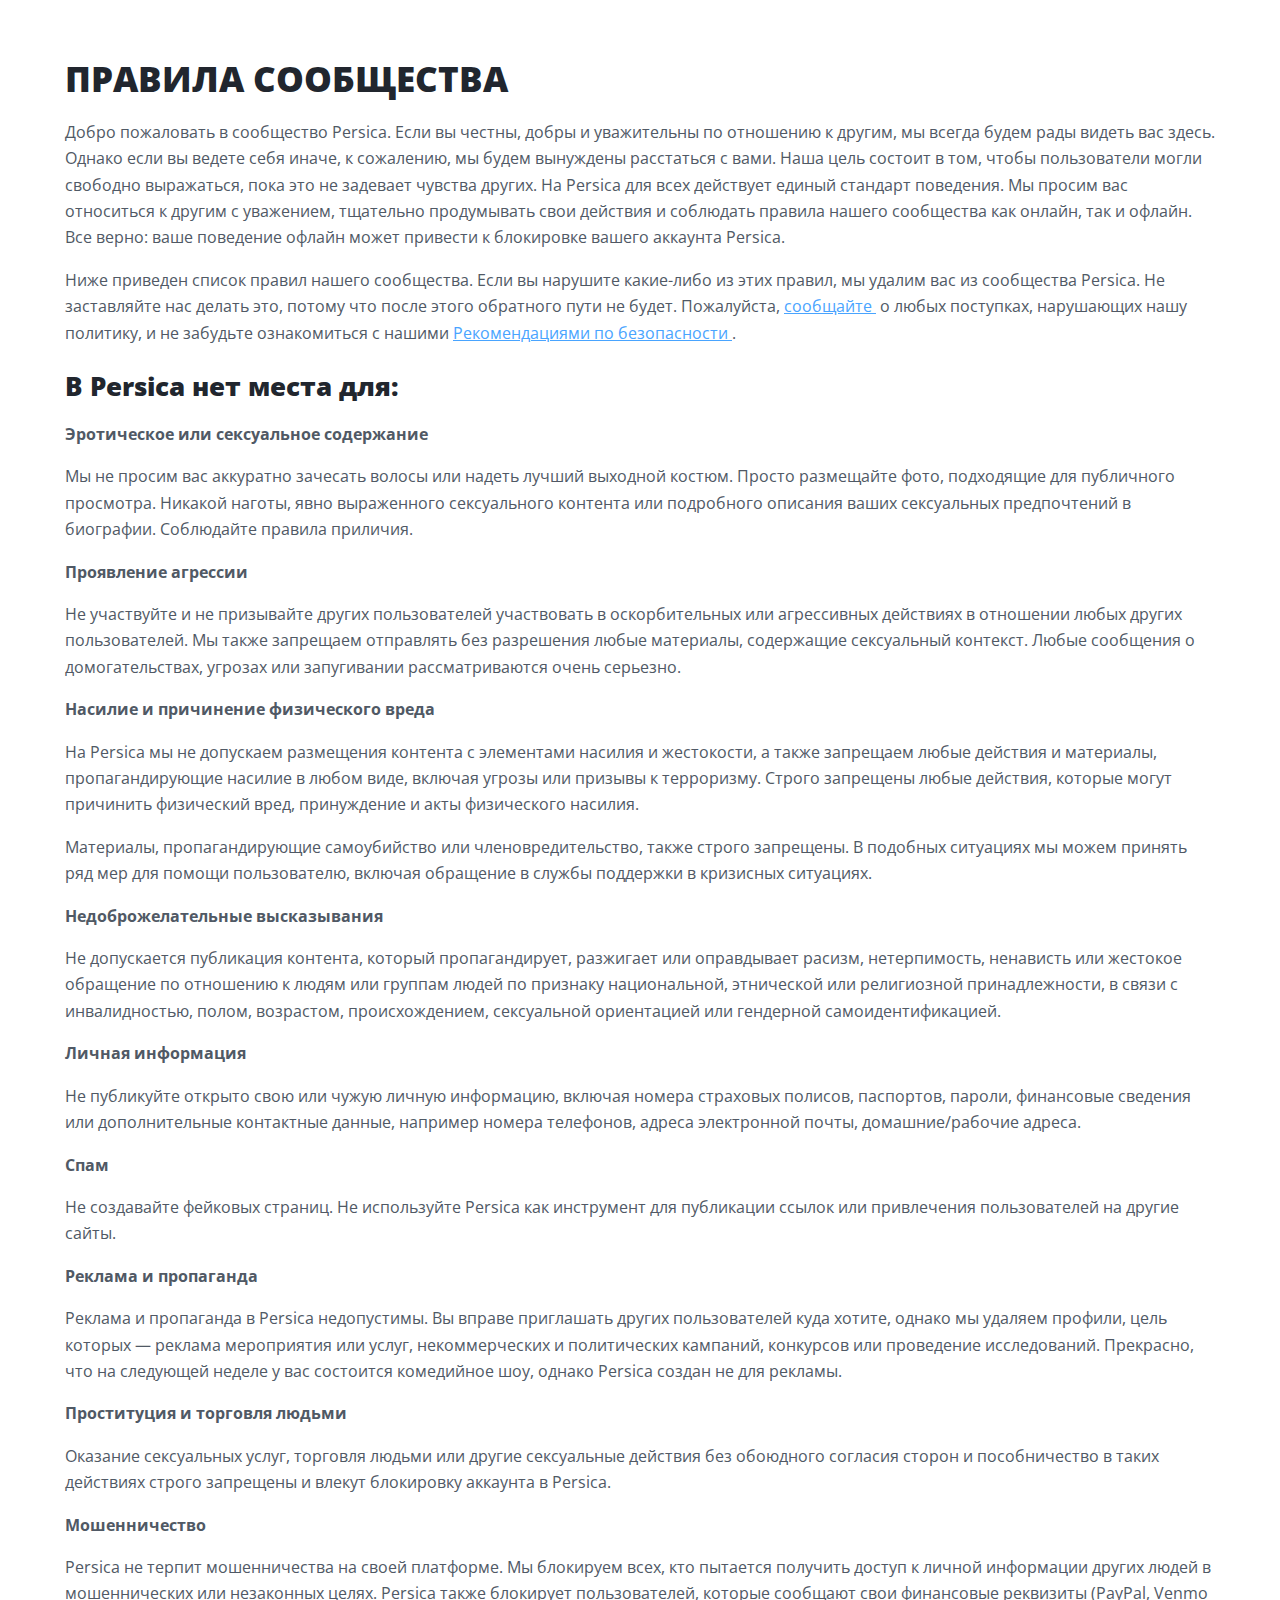
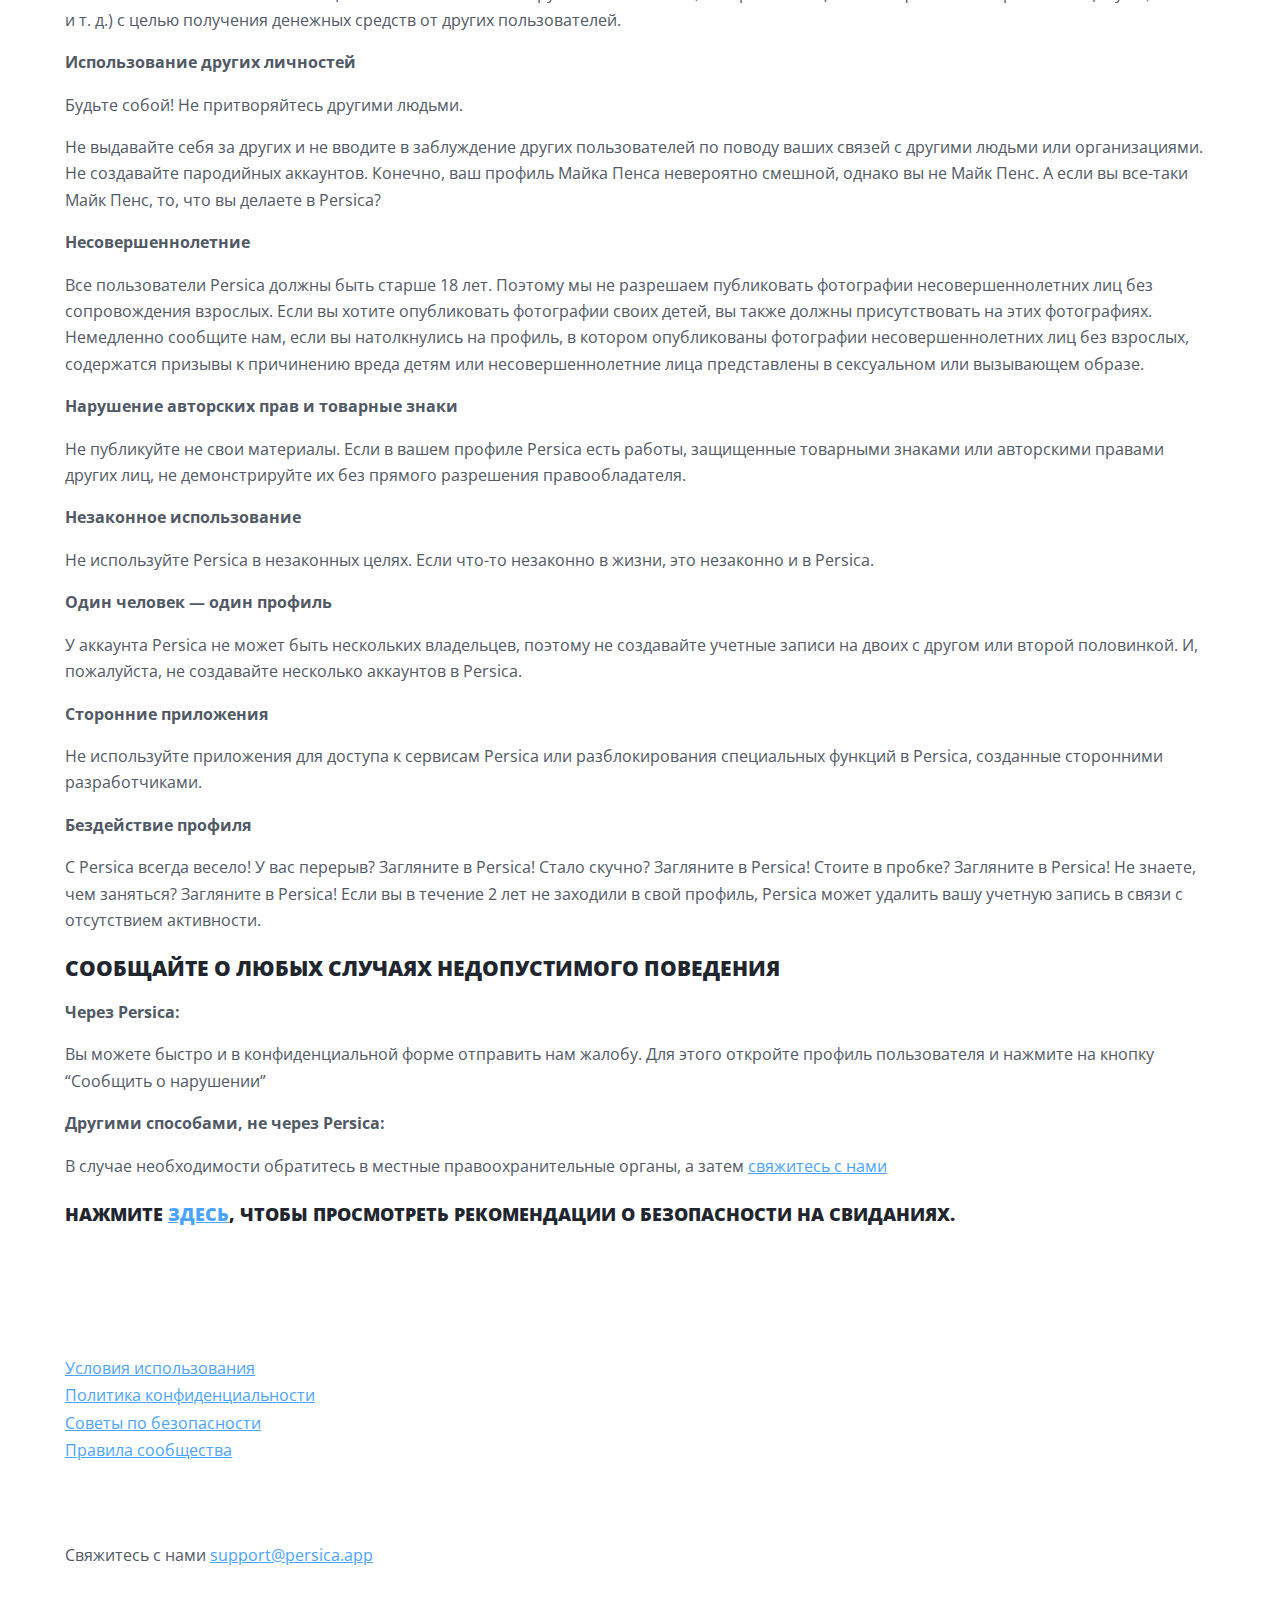
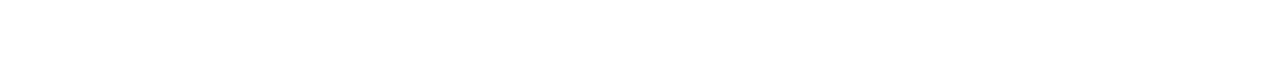
<file: public/community-guidelines.html>
<!DOCTYPE html>

<html>
<head>
    <meta charset="utf-8">
    <meta name="viewport" content="width=device-width, initial-scale=1">
    <title>ПРАВИЛА СООБЩЕСТВА | Persica</title>
    <link rel="icon" type="image/png" href="favicon/favicon.ico"/>
    <link rel="preconnect" href="https://fonts.googleapis.com">
    <link rel="preconnect" href="https://fonts.gstatic.com" crossorigin>
    <link href="https://fonts.googleapis.com/css2?family=Open+Sans:wght@400;500;600;700;800&display=swap" rel="stylesheet">
    <link rel="stylesheet" href="css/normalize.css">
    <link rel="stylesheet" href="css/main.css">
</head>
<body>


<main class="main-container">

    <div class="content">
        <h1>ПРАВИЛА СООБЩЕСТВА</h1>

        <p>Добро пожаловать в сообщество Persica. Если вы честны, добры и уважительны по отношению к другим, мы всегда будем рады
            видеть вас здесь. Однако если вы ведете себя иначе, к сожалению, мы будем вынуждены расстаться с вами. Наша цель
            состоит в том, чтобы пользователи могли свободно выражаться, пока это не задевает чувства других. На Persica для всех
            действует единый стандарт поведения. Мы просим вас относиться к другим с уважением, тщательно продумывать свои
            действия и соблюдать правила нашего сообщества как онлайн, так и офлайн. Все верно: ваше поведение офлайн может
            привести к блокировке вашего аккаунта Persica.</p>
        <p>Ниже приведен список правил нашего сообщества. Если вы нарушите какие-либо из этих правил, мы удалим вас из сообщества
            Persica. Не заставляйте нас делать это, потому что после этого обратного пути не будет. Пожалуйста, <a
                    href="mailto:support@persica.app"> сообщайте </a> &nbsp;о любых поступках, нарушающих нашу политику, и не
            забудьте ознакомиться с нашими <a href="https://persica.app/safety.html"> Рекомендациями по безопасности </a> .</p>
        <h2> В Persica нет места для: </h2>
        <p><strong> Эротическое или сексуальное содержание </strong></p>
        <p>Мы не просим вас аккуратно зачесать волосы или надеть лучший выходной костюм. Просто размещайте фото, подходящие для
            публичного просмотра. Никакой наготы, явно выраженного сексуального контента или подробного описания ваших сексуальных
            предпочтений в биографии. Соблюдайте правила приличия.</p>
        <p><strong> Проявление агрессии </strong></p>
        <p>Не участвуйте и не призывайте других пользователей участвовать в оскорбительных или агрессивных действиях в отношении
            любых других пользователей. Мы также запрещаем отправлять без разрешения любые материалы, содержащие сексуальный
            контекст. Любые сообщения о домогательствах, угрозах или запугивании рассматриваются очень серьезно.</p>
        <p><strong> Насилие и причинение физического вреда </strong></p>
        <p>На Persica мы не допускаем размещения контента с элементами насилия и жестокости, а также запрещаем любые действия и
            материалы, пропагандирующие насилие в любом виде, включая угрозы или призывы к терроризму. Строго запрещены любые
            действия, которые могут причинить физический вред, принуждение и акты физического насилия.</p>
        <p>Материалы, пропагандирующие самоубийство или членовредительство, также строго запрещены. В подобных ситуациях мы можем
            принять ряд мер для помощи пользователю, включая обращение в службы поддержки в кризисных ситуациях.</p>
        <p><strong> Недоброжелательные высказывания </strong></p>
        <p>Не допускается публикация контента, который пропагандирует, разжигает или оправдывает расизм, нетерпимость, ненависть
            или жестокое обращение по отношению к людям или группам людей по признаку национальной, этнической или религиозной
            принадлежности, в связи с инвалидностью, полом, возрастом, происхождением, сексуальной ориентацией или гендерной
            самоидентификацией.</p>
        <p><strong> Личная информация </strong></p>
        <p>Не публикуйте открыто свою или чужую личную информацию, включая номера страховых полисов, паспортов, пароли, финансовые
            сведения или дополнительные контактные данные, например номера телефонов, адреса электронной почты, домашние/рабочие
            адреса.</p>
        <p><strong> Спам </strong></p>
        <p>Не создавайте фейковых страниц. Не используйте Persica как инструмент для публикации ссылок или привлечения
            пользователей на другие сайты.</p>
        <p><strong> Реклама и пропаганда </strong></p>
        <p>Реклама и пропаганда в Persica недопустимы. Вы вправе приглашать других пользователей куда хотите, однако мы удаляем
            профили, цель которых &mdash; реклама мероприятия или услуг, некоммерческих и политических кампаний, конкурсов или
            проведение исследований. Прекрасно, что на следующей неделе у вас состоится комедийное шоу, однако Persica создан не
            для рекламы.</p>
        <p><strong> Проституция и торговля людьми </strong></p>
        <p>Оказание сексуальных услуг, торговля людьми или другие сексуальные действия без обоюдного согласия сторон и
            пособничество в таких действиях строго запрещены и влекут блокировку аккаунта в Persica.</p>
        <p><strong> Мошенничество </strong></p>
        <p>Persica не терпит мошенничества на своей платформе. Мы блокируем всех, кто пытается получить доступ к личной информации
            других людей в мошеннических или незаконных целях. Persica также блокирует пользователей, которые сообщают свои
            финансовые реквизиты (PayPal, Venmo и т. д.) с целью получения денежных средств от других пользователей.</p>
        <p><strong> Использование других личностей </strong></p>
        <p>Будьте собой! Не притворяйтесь другими людьми.</p>
        <p>Не выдавайте себя за других и не вводите в заблуждение других пользователей по поводу ваших связей с другими людьми или
            организациями. Не создавайте пародийных аккаунтов. Конечно, ваш профиль Майка Пенса невероятно смешной, однако вы не
            Майк Пенс. А если вы все-таки Майк Пенс, то, что вы делаете в Persica?</p>
        <p><strong> Несовершеннолетние </strong></p>
        <p>Все пользователи Persica должны быть старше 18 лет. Поэтому мы не разрешаем публиковать фотографии несовершеннолетних
            лиц без сопровождения взрослых. Если вы хотите опубликовать фотографии своих детей, вы также должны присутствовать на
            этих фотографиях. Немедленно сообщите нам, если вы натолкнулись на профиль, в котором опубликованы фотографии
            несовершеннолетних лиц без взрослых, содержатся призывы к причинению вреда детям или несовершеннолетние лица
            представлены в сексуальном или вызывающем образе.</p>
        <p><strong> Нарушение авторских прав и товарные знаки </strong></p>
        <p>Не публикуйте не свои материалы. Если в вашем профиле Persica есть работы, защищенные товарными знаками или авторскими
            правами других лиц, не демонстрируйте их без прямого разрешения правообладателя.</p>
        <p><strong> Незаконное использование </strong></p>
        <p>Не используйте Persica в незаконных целях. Если что-то незаконно в жизни, это незаконно и в Persica.</p>
        <p><strong> Один человек &mdash; один профиль </strong></p>
        <p>У аккаунта Persica не может быть нескольких владельцев, поэтому не создавайте учетные записи на двоих с другом или
            второй половинкой. И, пожалуйста, не создавайте несколько аккаунтов в Persica.</p>
        <p><strong> Сторонние приложения </strong></p>
        <p>Не используйте приложения для доступа к сервисам Persica или разблокирования специальных функций в Persica, созданные
            сторонними разработчиками.</p>
        <p><strong> Бездействие профиля </strong></p>
        <p>С Persica всегда весело! У вас перерыв? Загляните в Persica! Стало скучно? Загляните в Persica! Стоите в пробке?
            Загляните в Persica! Не знаете, чем заняться? Загляните в Persica! Если вы в течение 2 лет не заходили в свой профиль,
            Persica может удалить вашу учетную запись в связи с отсутствием активности.</p>

        <h3> СООБЩАЙТЕ О ЛЮБЫХ СЛУЧАЯХ НЕДОПУСТИМОГО ПОВЕДЕНИЯ </h3>
        <p><strong> Через Persica: </strong></p>
        <p>Вы можете быстро и в конфиденциальной форме отправить нам жалобу. Для этого откройте профиль пользователя и нажмите на
            кнопку &ldquo;Сообщить о нарушении&rdquo;</p>
        <p><strong> Другими способами, не через Persica: </strong></p>
        <p>В случае необходимости обратитесь в местные правоохранительные органы, а затем <a href="mailto:support@persica.app">
            свяжитесь с нами </a></p>
        <h4> НАЖМИТЕ <a href="https://persica.app/safety.html">ЗДЕСЬ</a>, ЧТОБЫ ПРОСМОТРЕТЬ РЕКОМЕНДАЦИИ О БЕЗОПАСНОСТИ НА
            СВИДАНИЯХ.</h4>

        <div class="footer">
            <div class="footer-nav">
                <div class="nav-link"><a href="https://persica.app/terms.html">Условия использования</a></div>
                <div class="nav-link"><a href="https://persica.app/user-data-policy.html">Политика конфиденциальности</a></div>
                <div class="nav-link"><a href="https://persica.app/safety.html">Советы по безопасности</a></div>
                <div class="nav-link"><a href="https://persica.app/community-guidelines.html">Правила сообщества</a></div>
            </div>

            <div class="footer-nav-contact">
                <p class="footer-nav-title">Свяжитесь с нами
                    <a class="content-us" href="mailto:support@persica.app">support@persica.app</a>
                </p>
            </div>
        </div>
    </div>

</main>


</body>
</html>
</file>
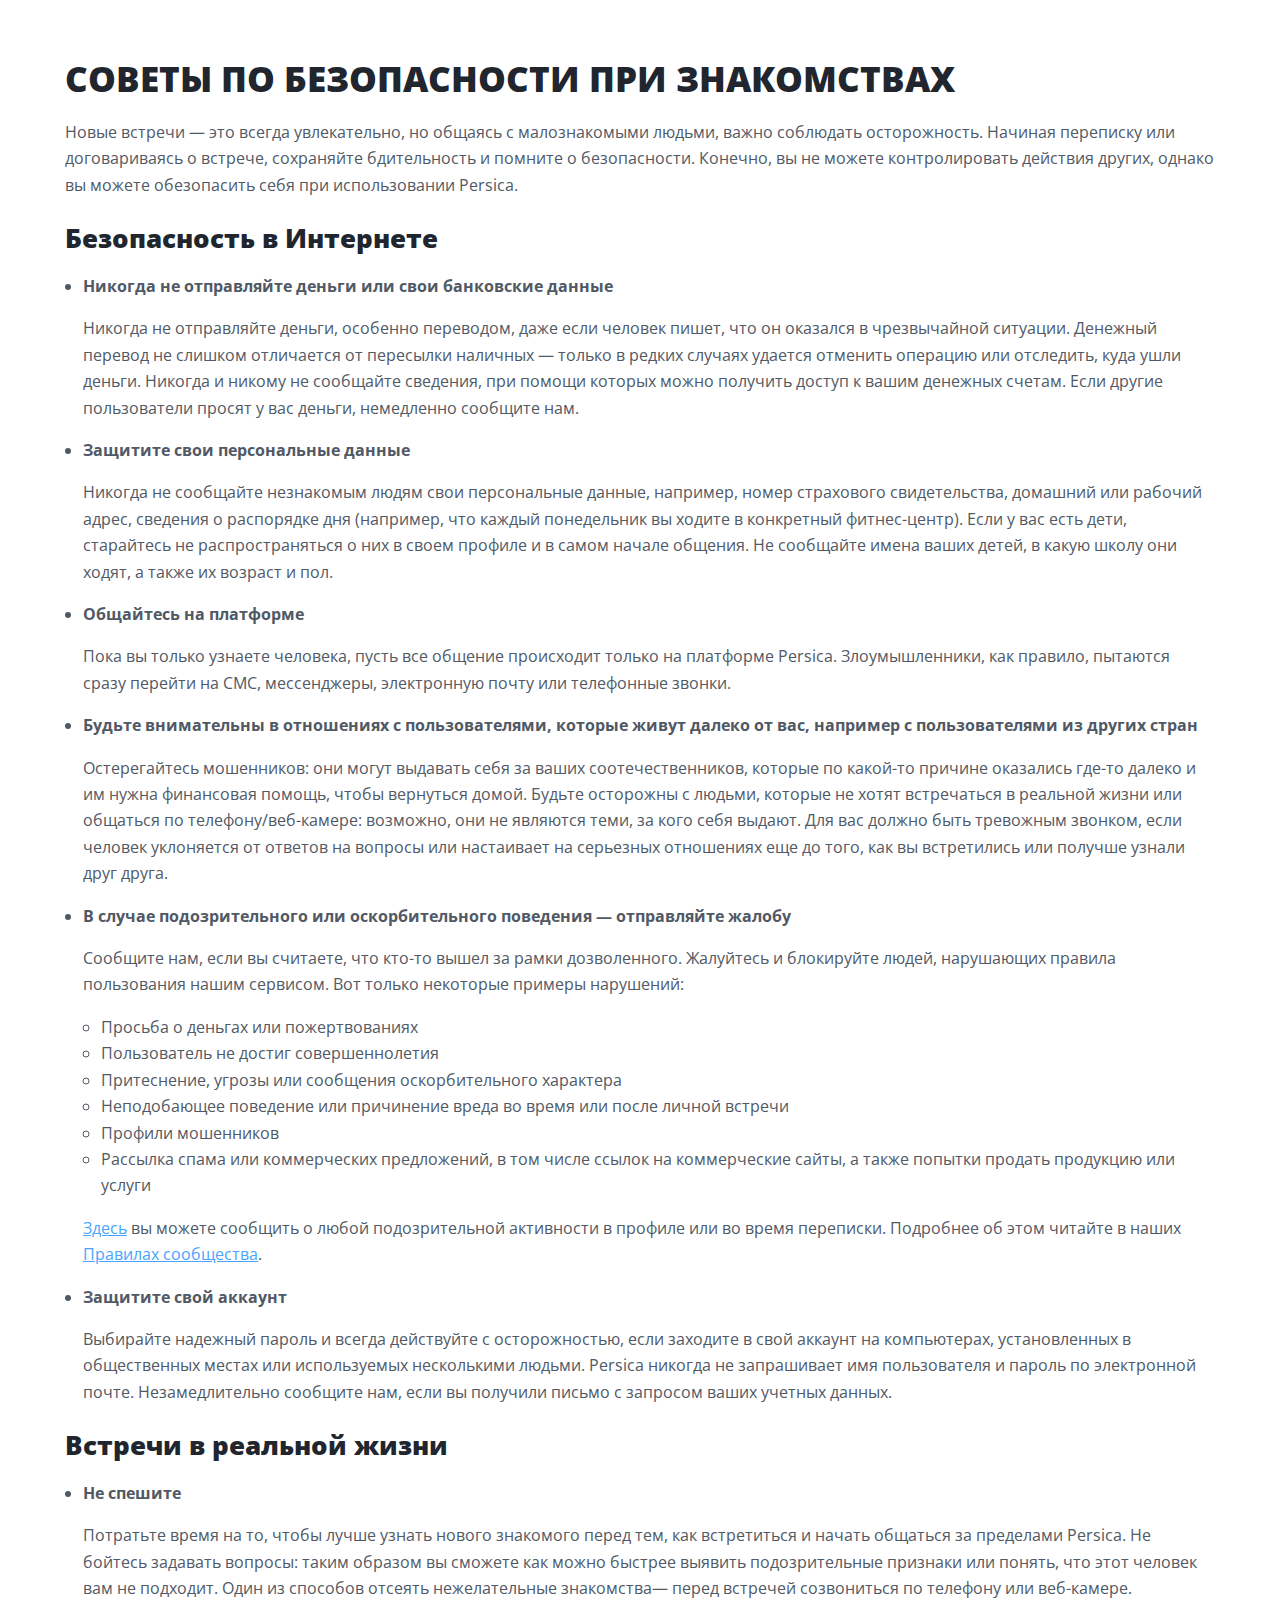
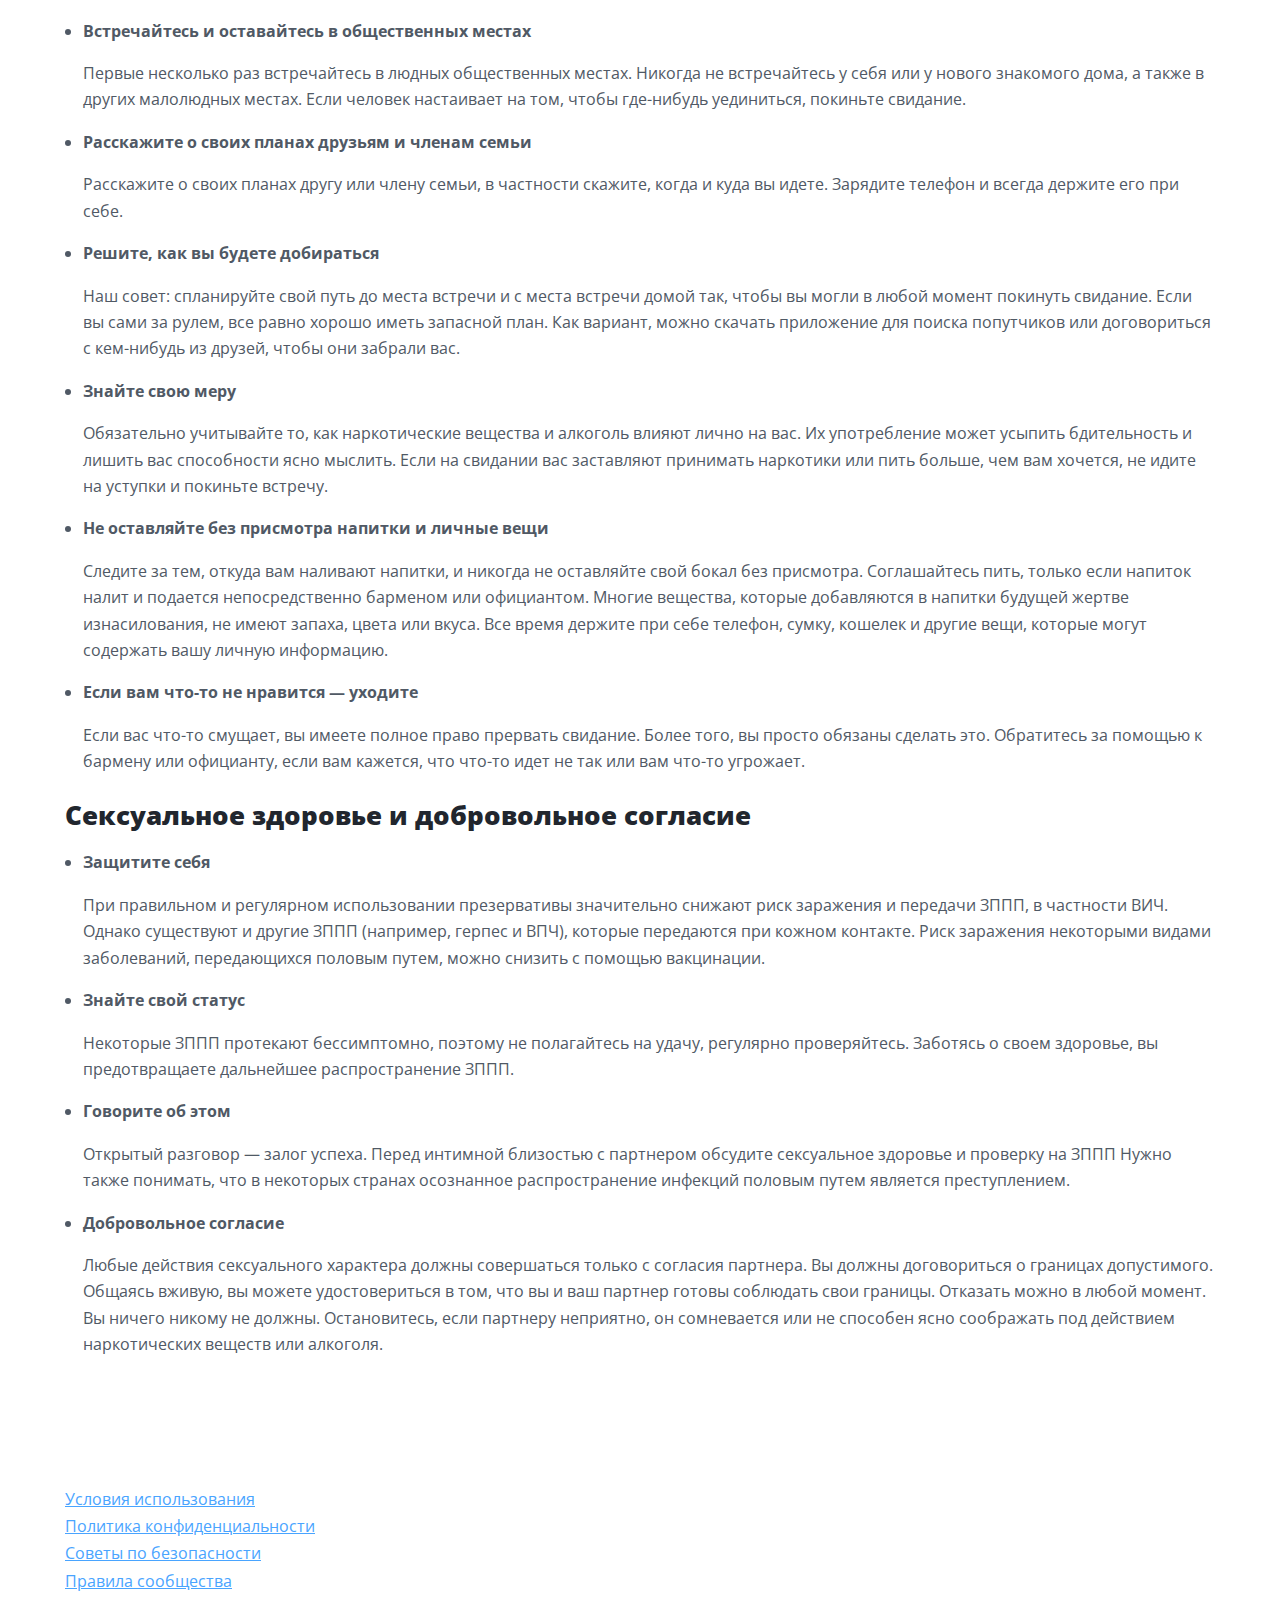
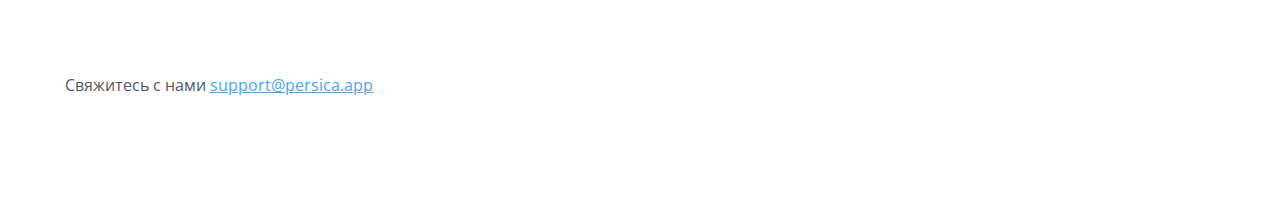
<file: public/safety.html>
<!DOCTYPE html>

<html>
<head>
    <meta charset="utf-8">
    <meta name="viewport" content="width=device-width, initial-scale=1">
    <title>СОВЕТЫ ПО БЕЗОПАСНОСТИ | Persica | Знакомства, Общение & Встречи с Новыми Людьми</title>
    <link rel="icon" type="image/png" href="favicon/favicon.ico"/>
    <link rel="preconnect" href="https://fonts.googleapis.com">
    <link rel="preconnect" href="https://fonts.gstatic.com" crossorigin>
    <link href="https://fonts.googleapis.com/css2?family=Open+Sans:wght@400;500;600;700;800&display=swap" rel="stylesheet">
    <link rel="stylesheet" href="css/normalize.css">
    <link rel="stylesheet" href="css/main.css">
</head>
<body>


<main class="main-container">

    <div class="content">
        <h1>СОВЕТЫ ПО БЕЗОПАСНОСТИ ПРИ ЗНАКОМСТВАХ</h1>


        <p>Новые встречи &mdash; это всегда увлекательно, но общаясь с малознакомыми людьми, важно соблюдать осторожность. Начиная
            переписку или договариваясь о встрече, сохраняйте бдительность и помните о безопасности. Конечно, вы не можете
            контролировать действия других, однако вы можете обезопасить себя при использовании Persica.</p>
        <h2>Безопасность в Интернете</h2>
        <ul>
            <li><strong>Никогда не отправляйте деньги или свои банковские данные</strong>
                <p>Никогда не отправляйте деньги, особенно переводом, даже если человек пишет, что он оказался в чрезвычайной
                    ситуации. Денежный перевод не слишком отличается от пересылки наличных &mdash; только в редких случаях удается
                    отменить операцию или отследить, куда ушли деньги. Никогда и никому не сообщайте сведения, при помощи которых
                    можно получить доступ к вашим денежных счетам. Если другие пользователи просят у вас деньги, немедленно
                    сообщите нам.</p>
            </li>
            <li><strong>Защитите свои персональные данные</strong>
                <p>Никогда не сообщайте незнакомым людям свои персональные данные, например, номер страхового свидетельства,
                    домашний или рабочий адрес, сведения о распорядке дня (например, что каждый понедельник вы ходите в конкретный
                    фитнес-центр). Если у вас есть дети, старайтесь не распространяться о них в своем профиле и в самом начале
                    общения. Не сообщайте имена ваших детей, в какую школу они ходят, а также их возраст и пол.</p></li>
            <li><strong>Общайтесь на платформе</strong>
                <p>Пока вы только узнаете человека, пусть все общение происходит только на платформе Persica. Злоумышленники, как
                    правило,
                    пытаются сразу перейти на СМС, мессенджеры, электронную почту или телефонные звонки.</p></li>
            <li><strong>Будьте внимательны в отношениях с пользователями, которые живут далеко от вас, например с пользователями
                из других стран</strong>
                <p>Остерегайтесь мошенников: они могут выдавать себя за ваших соотечественников, которые по какой-то причине
                    оказались
                    где-то далеко и им нужна финансовая помощь, чтобы вернуться домой. Будьте осторожны с людьми, которые не хотят
                    встречаться в реальной жизни или общаться по телефону/веб-камере: возможно, они не являются теми, за кого себя
                    выдают.
                    Для вас должно быть тревожным звонком, если человек уклоняется от ответов на вопросы или настаивает на
                    серьезных
                    отношениях еще до того, как вы встретились или получше узнали друг друга.</p></li>
            <li><strong>В случае подозрительного или оскорбительного поведения &mdash; отправляйте жалобу</strong>
                <p>Сообщите нам, если вы считаете, что кто-то вышел за рамки дозволенного. Жалуйтесь и блокируйте людей,
                    нарушающих
                    правила пользования нашим сервисом. Вот только некоторые примеры нарушений:</p></li>
            <ul>
                <li>Просьба о деньгах или пожертвованиях</li>
                <li>Пользователь не достиг совершеннолетия</li>
                <li>Притеснение, угрозы или сообщения оскорбительного характера</li>
                <li>Неподобающее поведение или причинение вреда во время или после личной встречи</li>
                <li>Профили мошенников</li>
                <li>Рассылка спама или коммерческих предложений, в том числе ссылок на коммерческие сайты, а также попытки
                    продать
                    продукцию или услуги
                </li>
            </ul>
            <p><a href="mailto:support@persica.app">Здесь</a> вы можете сообщить о любой подозрительной активности в профиле
                или во время переписки. Подробнее об этом читайте в наших <a
                        href="https://persica.app/community-guidelines.html">Правилах сообщества</a>.</p>
            <li><strong>Защитите свой аккаунт</strong>
                <p>Выбирайте надежный пароль и всегда действуйте с осторожностью, если заходите в свой аккаунт на компьютерах,
                    установленных в общественных местах или используемых несколькими людьми. Persica никогда не запрашивает имя
                    пользователя и пароль по электронной почте. Незамедлительно сообщите нам, если вы получили письмо с запросом
                    ваших
                    учетных данных.</p></li>

        </ul>

        <h2>Встречи в реальной жизни</h2>
        <ul>
            <li><strong>Не спешите</strong>
                <p>Потратьте время на то, чтобы лучше узнать нового знакомого перед тем, как встретиться и начать общаться за
                    пределами Persica. Не бойтесь задавать вопросы: таким образом вы сможете как можно быстрее выявить
                    подозрительные признаки или понять, что этот человек вам не подходит. Один из способов отсеять нежелательные
                    знакомства&mdash; перед встречей созвониться по телефону или веб-камере.</p></li>
            <li><strong>Встречайтесь и оставайтесь в общественных местах</strong>
                <p>Первые несколько раз встречайтесь в людных общественных местах. Никогда не встречайтесь у себя или у нового
                    знакомого дома, а также в других малолюдных местах. Если человек настаивает на том, чтобы где-нибудь
                    уединиться, покиньте свидание.</p></li>
            <li><strong>Расскажите о своих планах друзьям и членам семьи</strong>
                <p>Расскажите о своих планах другу или члену семьи, в частности скажите, когда и куда вы идете. Зарядите телефон и
                    всегда держите его при себе.</p></li>
            <li><strong>Решите, как вы будете добираться</strong>
                <p>Наш совет: спланируйте свой путь до места встречи и с места встречи домой так, чтобы вы могли в любой момент
                    покинуть свидание. Если вы сами за рулем, все равно хорошо иметь запасной план. Как вариант, можно скачать
                    приложение для поиска попутчиков или договориться с кем-нибудь из друзей, чтобы они забрали вас.</p></li>
            <li><strong>Знайте свою меру</strong>
                <p>Обязательно учитывайте то, как наркотические вещества и алкоголь влияют лично на вас. Их употребление может
                    усыпить бдительность и лишить вас способности ясно мыслить. Если на свидании вас заставляют принимать
                    наркотики или
                    пить больше, чем вам хочется, не идите на уступки и покиньте встречу.</p></li>
            <li><strong>Не оставляйте без присмотра напитки и личные вещи</strong>
                <p>Следите за тем, откуда вам наливают напитки, и никогда не оставляйте свой бокал без присмотра. Соглашайтесь
                    пить, только если напиток налит и подается непосредственно барменом или официантом. Многие вещества, которые
                    добавляются в напитки будущей жертве изнасилования, не имеют запаха, цвета или вкуса. Все время держите при
                    себе телефон, сумку, кошелек и другие вещи, которые могут содержать вашу личную информацию.</p></li>
            <li><strong>Если вам что-то не нравится &mdash; уходите</strong>
                <p>Если вас что-то смущает, вы имеете полное право прервать свидание. Более того, вы просто обязаны сделать это.
                    Обратитесь за помощью к бармену или официанту, если вам кажется, что что-то идет не так или вам что-то
                    угрожает.</p></li>
        </ul>

        <h2>Сексуальное здоровье и добровольное согласие</h2>

        <ul>
            <li><strong>Защитите себя</strong>
                <p>При правильном и регулярном использовании презервативы значительно снижают риск заражения и передачи ЗППП, в
                    частности ВИЧ. Однако существуют и другие ЗППП (например, герпес и ВПЧ), которые передаются при кожном
                    контакте. Риск
                    заражения некоторыми видами заболеваний, передающихся половым путем, можно снизить с помощью вакцинации.</p>
            </li>

            <li><strong>Знайте свой статус</strong>
                <p>Некоторые ЗППП протекают бессимптомно, поэтому не полагайтесь на удачу, регулярно проверяйтесь. Заботясь о
                    своем здоровье, вы предотвращаете дальнейшее распространение ЗППП.</p></li>
            <li><strong>Говорите об этом</strong>
                <p>Открытый разговор &mdash; залог успеха. Перед интимной близостью с партнером обсудите сексуальное здоровье и
                    проверку на ЗППП Нужно также понимать, что в некоторых странах осознанное распространение инфекций половым
                    путем является преступлением.</p></li>
            <li><strong>Добровольное согласие</strong>
                <p>Любые действия сексуального характера должны совершаться только с согласия партнера. Вы должны договориться о
                    границах допустимого. Общаясь вживую, вы можете удостовериться в том, что вы и ваш партнер готовы соблюдать
                    свои границы.
                    Отказать можно в любой момент. Вы ничего никому не должны. Остановитесь, если партнеру неприятно, он
                    сомневается или
                    не способен ясно соображать под действием наркотических веществ или алкоголя.</p></li>
        </ul>
        <div class="footer">
            <div class="footer-nav">
                <div class="nav-link"><a href="https://persica.app/terms.html">Условия использования</a></div>
                <div class="nav-link"><a href="https://persica.app/user-data-policy.html">Политика конфиденциальности</a>
                </div>
                <div class="nav-link"><a href="https://persica.app/safety.html">Советы по безопасности</a></div>
                <div class="nav-link"><a href="https://persica.app/community-guidelines.html">Правила сообщества</a></div>
            </div>

            <div class="footer-nav-contact">
                <p class="footer-nav-title">Свяжитесь с нами
                    <a class="content-us" href="mailto:support@persica.app">support@persica.app</a>
                </p>
            </div>
        </div>
    </div>

</main>


</body>
</html>
</file>
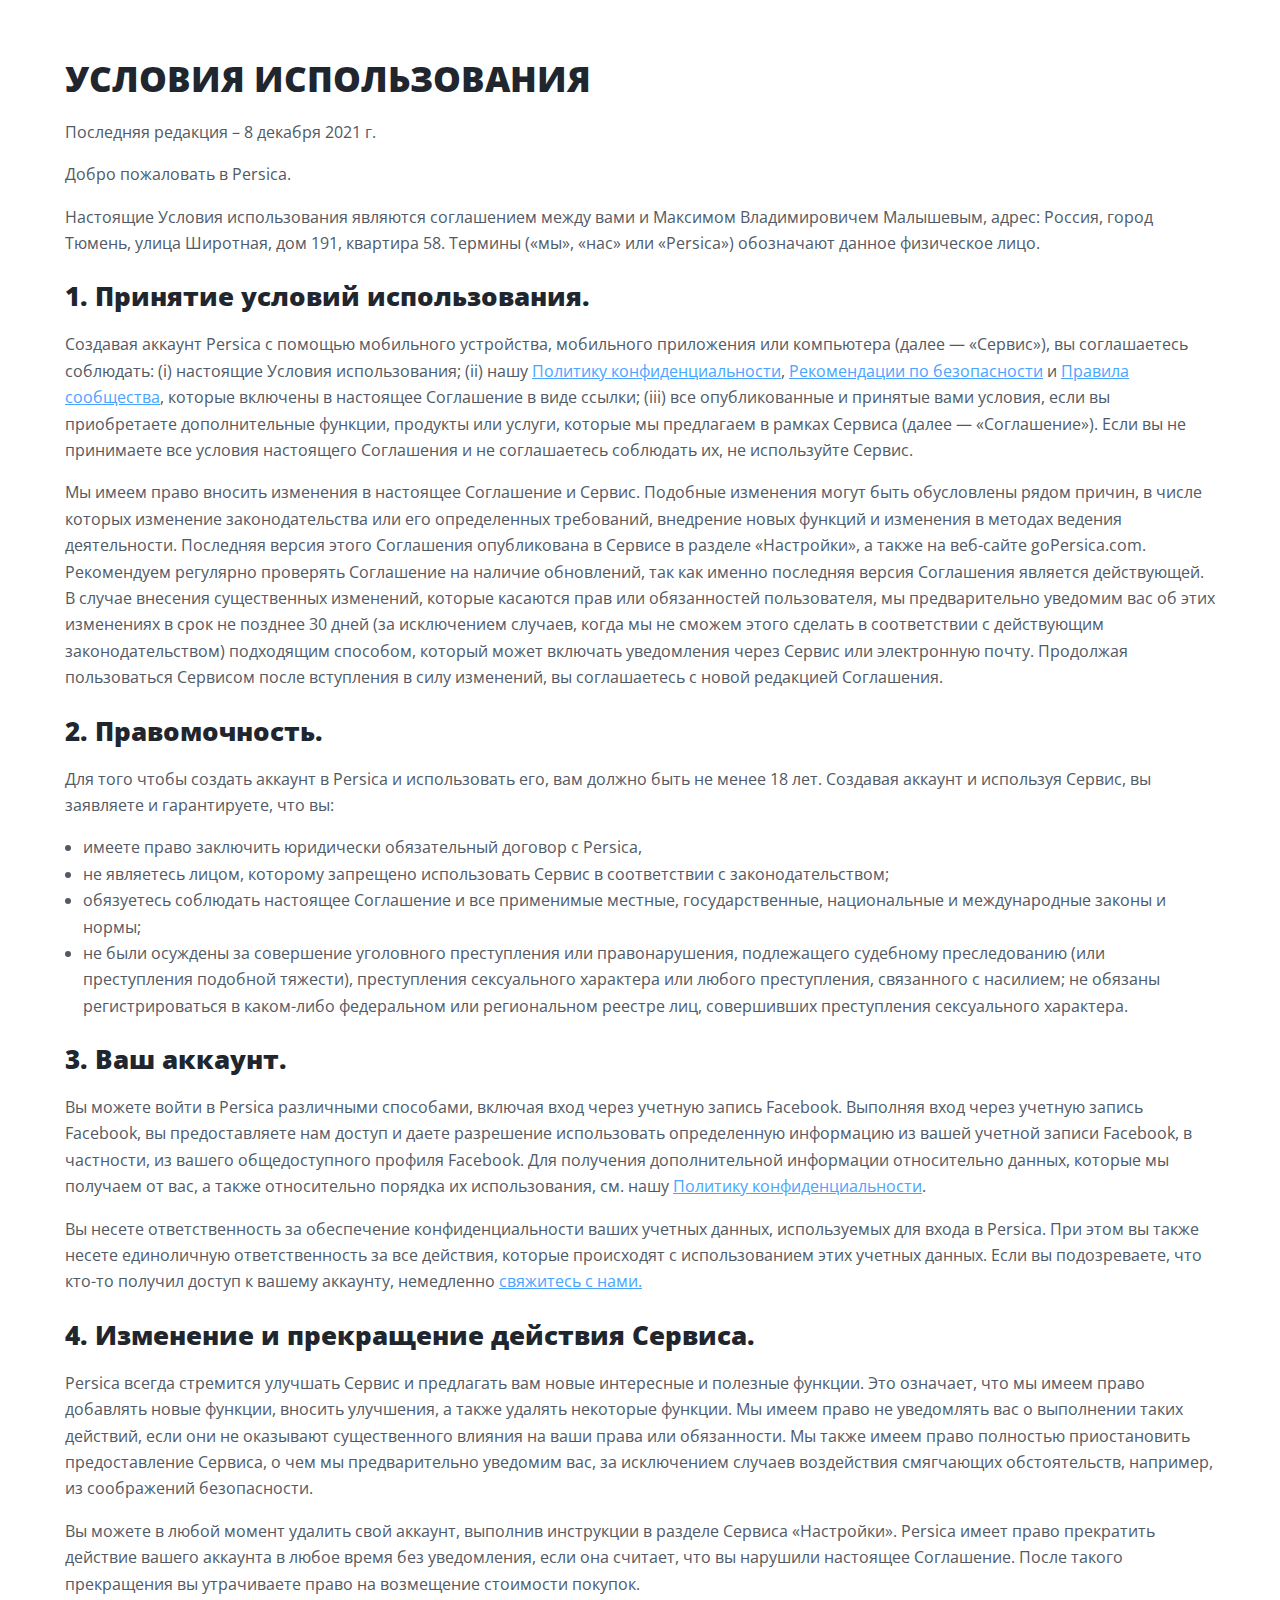
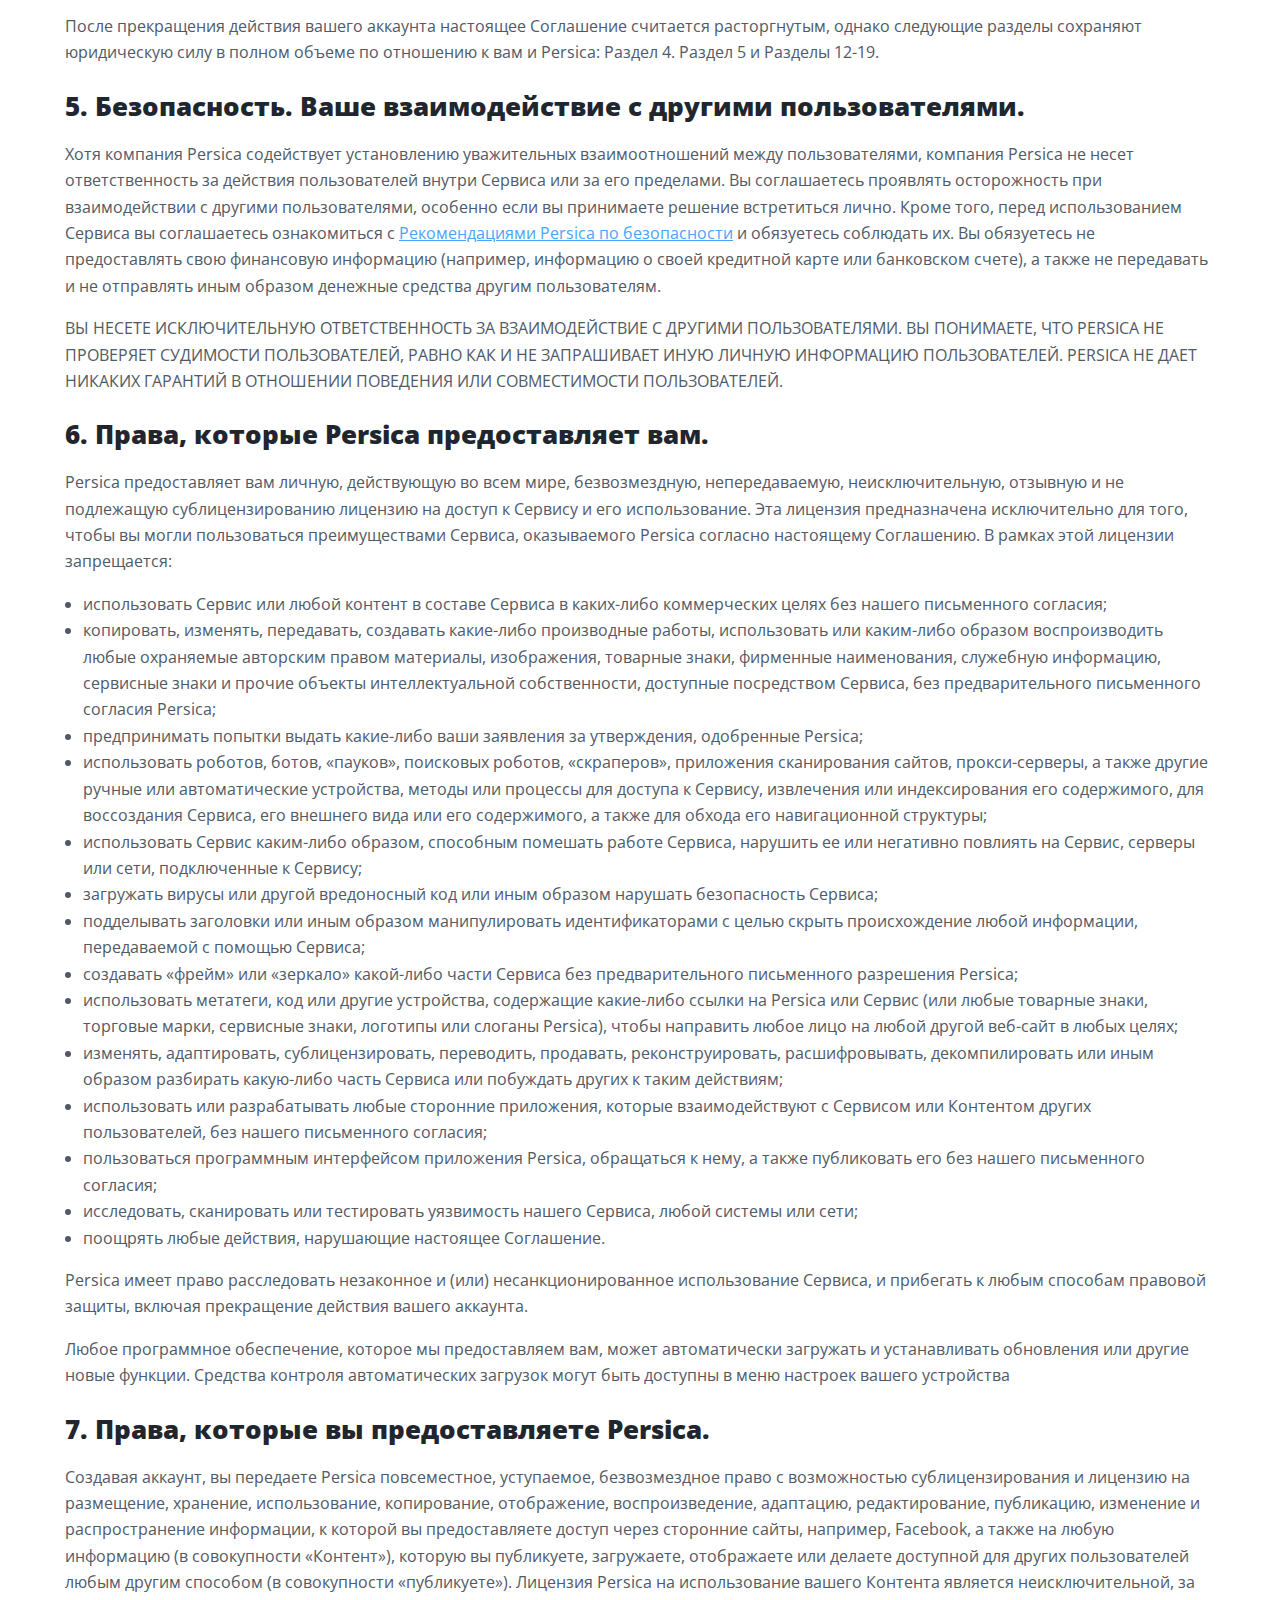
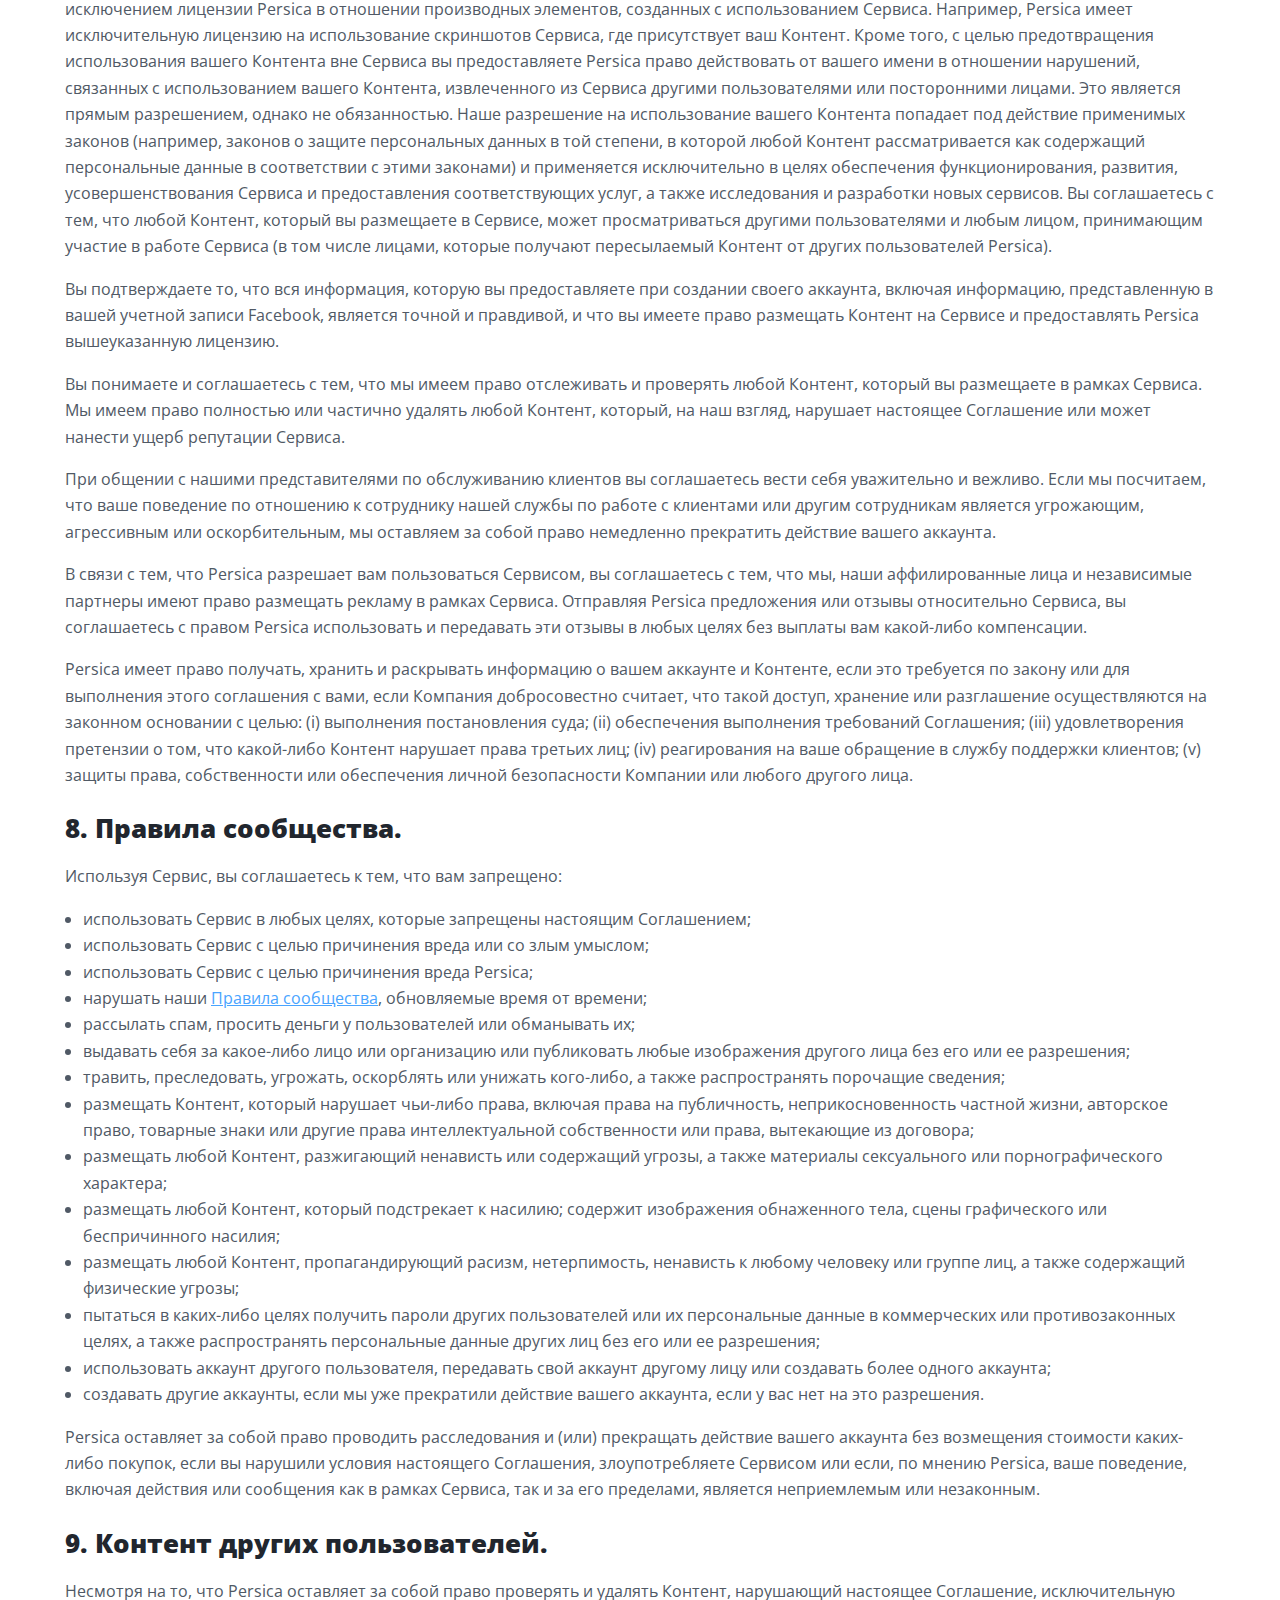
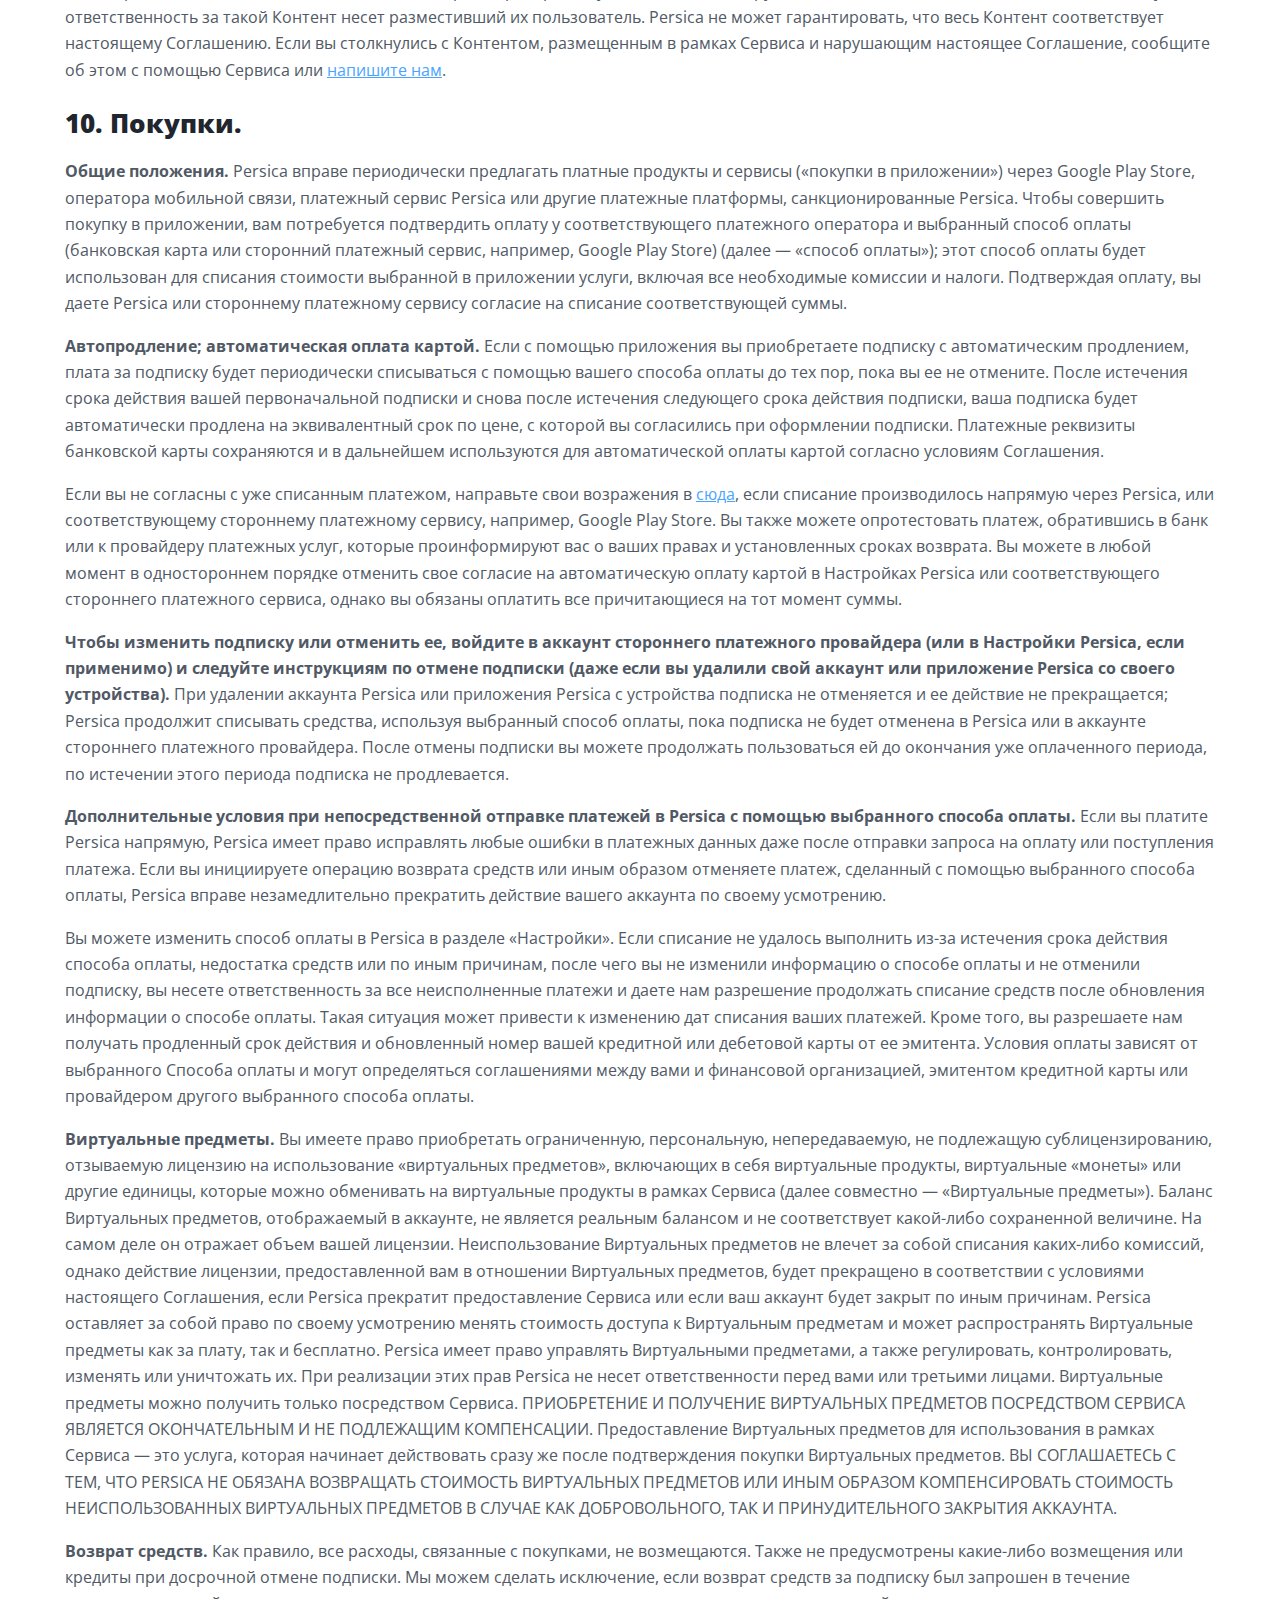
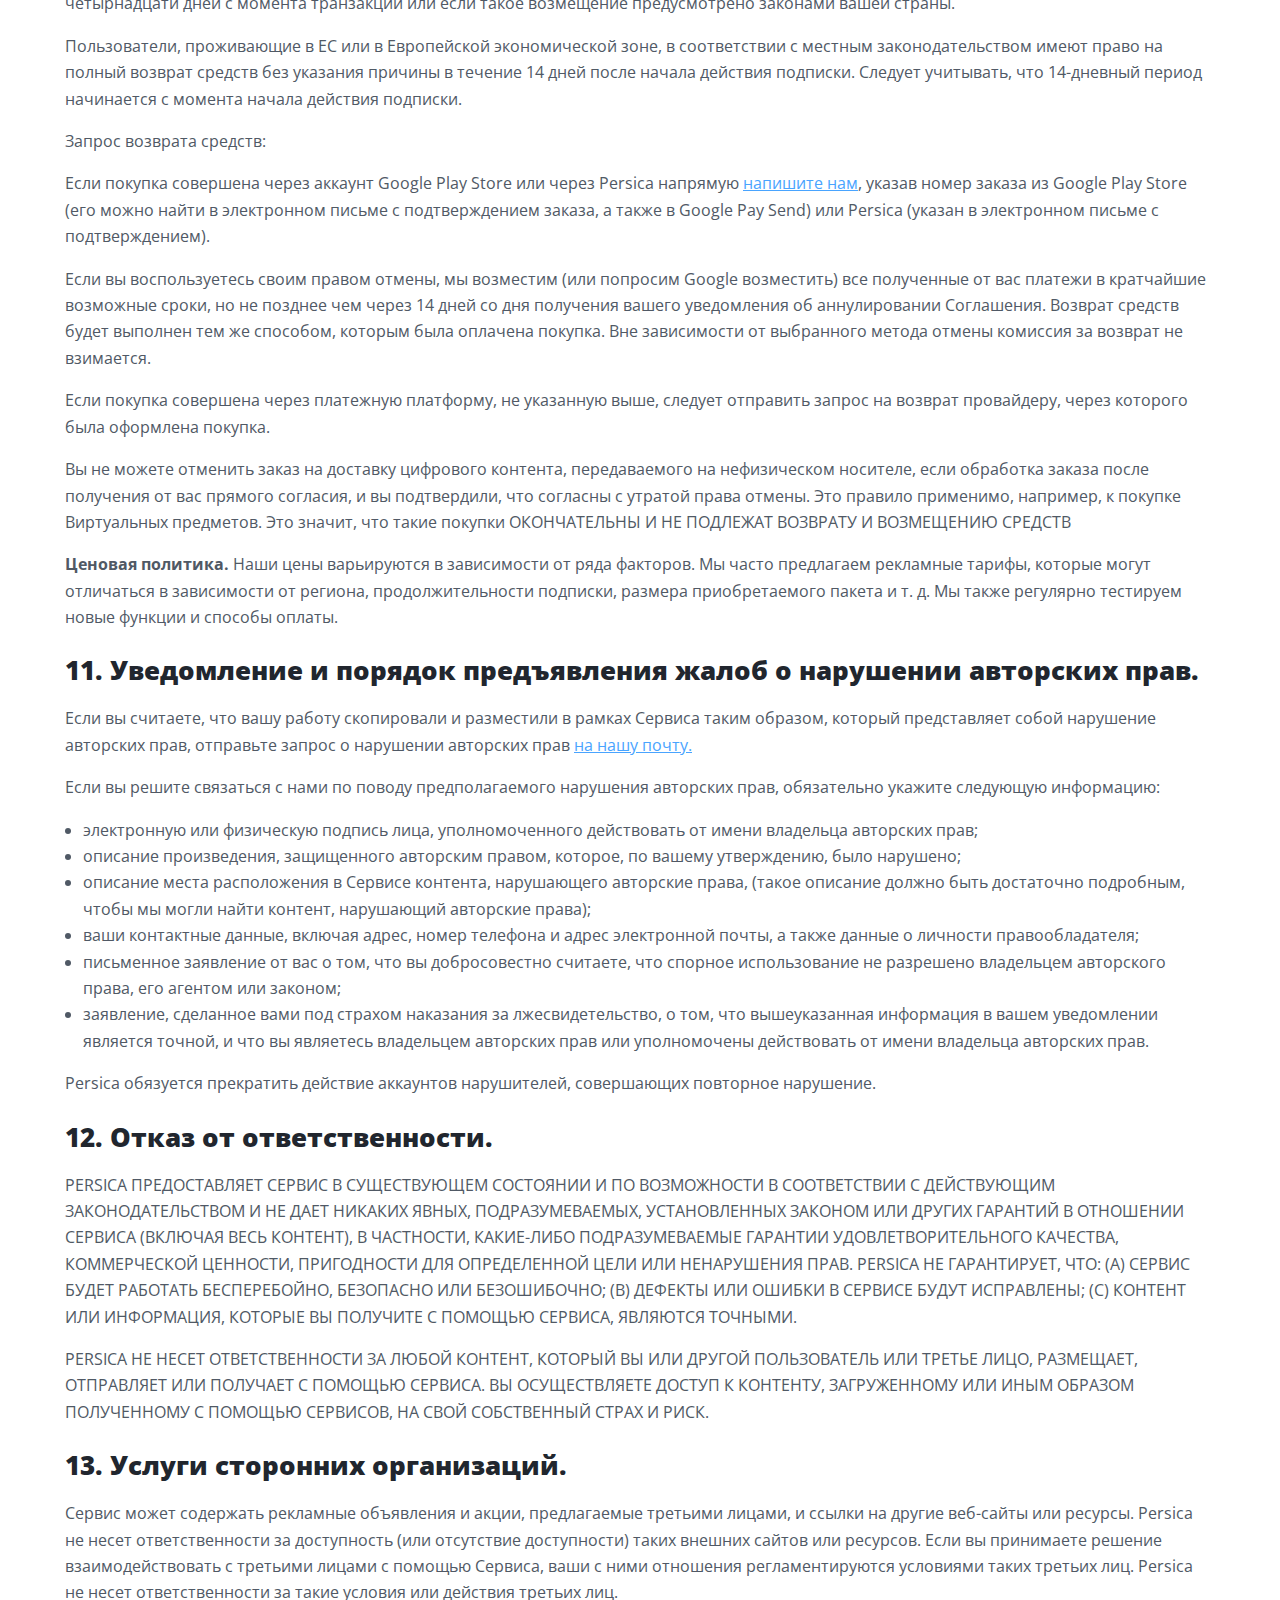
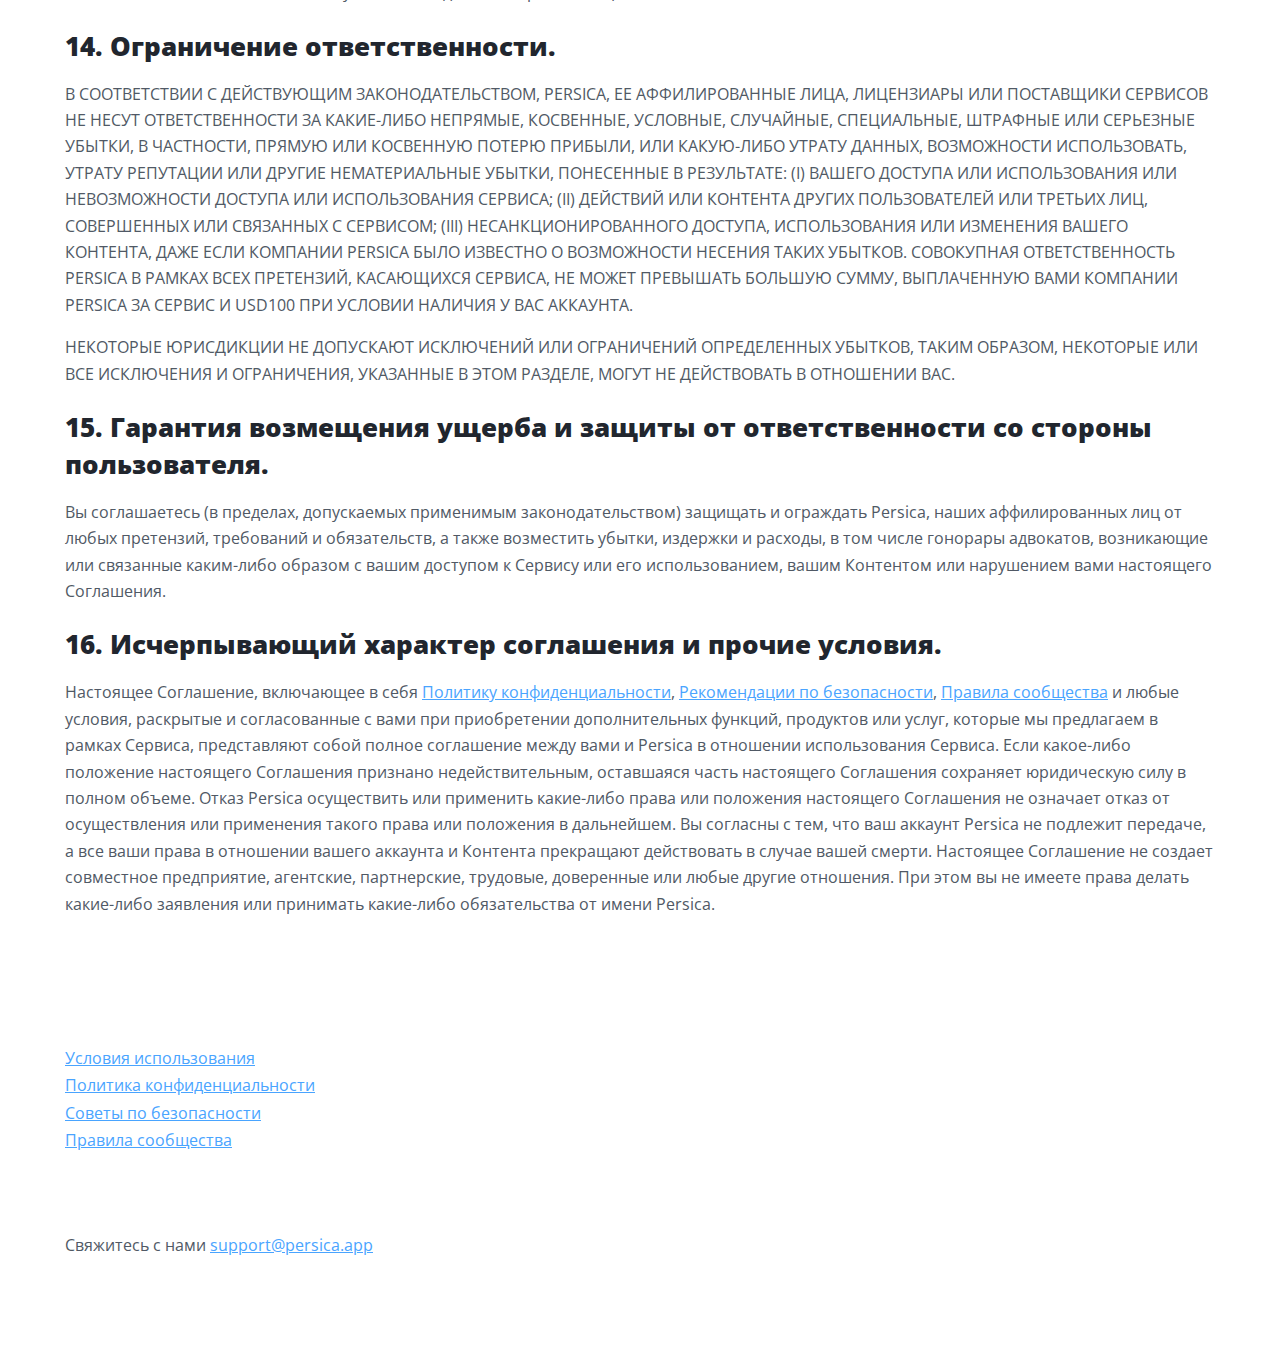
<file: public/terms.html>
<!DOCTYPE html >
<html lang="ru">
<head>
    <meta charset="utf-8">
    <meta name="viewport" content="width=device-width, initial-scale=1">
    <title>УСЛОВИЯ ИСПОЛЬЗОВАНИЯ | Persica | Знакомства, Общение & Встречи с Новыми Людьми</title>
    <link rel="icon" type="image/png" href="favicon/favicon.ico"/>
    <link rel="preconnect" href="https://fonts.googleapis.com">
    <link rel="preconnect" href="https://fonts.gstatic.com" crossorigin>
    <link rel="stylesheet" href="https://fonts.googleapis.com/css2?family=Open+Sans:wght@400;500;600;700;800&display=swap">
    <link rel="stylesheet" type="text/css" href="css/normalize.css">
    <link rel="stylesheet" type="text/css" href="css/main.css">
</head>
<body>

<main class="main-container">
    <div class="content">
        <h1>УСЛОВИЯ ИСПОЛЬЗОВАНИЯ</h1>
        <p>Последняя редакция &ndash; 8 декабря 2021 г.</p>
        <p></p>

        <p>Добро пожаловать в Persica.</p>
        <p>Настоящие Условия использования являются соглашением между вами и Максимом Владимировичем Малышевым, адрес: Россия,
            город Тюмень, улица Широтная, дом 191, квартира 58. Термины (&laquo;мы&raquo;, &laquo;нас&raquo; или &laquo;Persica&raquo;)
            обозначают данное физическое лицо.</p>

        <h2>1. Принятие условий использования.</h2>
        <p>Создавая аккаунт Persica с помощью мобильного устройства, мобильного приложения или компьютера (далее &mdash; &laquo;Сервис&raquo;),
            вы соглашаетесь соблюдать: (i) настоящие Условия использования; (ii) нашу <a
                    href="https://persica.app/user-data-policy.html">Политику конфиденциальности</a>, <a
                    href="https://persica.app/safety.html">Рекомендации по безопасности</a> и <a
                    href="https://persica.app/community-guidelines.html">Правила сообщества</a>, которые включены в настоящее
            Соглашение в виде ссылки; (iii) все опубликованные и принятые вами условия, если вы приобретаете дополнительные
            функции, продукты или услуги, которые мы предлагаем в рамках Сервиса (далее &mdash; &laquo;Соглашение&raquo;). Если вы
            не принимаете все условия настоящего Соглашения и не соглашаетесь соблюдать их, не используйте Сервис.</p>
        <p>Мы имеем право вносить изменения в настоящее Соглашение и Сервис. Подобные изменения могут быть обусловлены рядом
            причин, в числе которых изменение законодательства или его определенных требований, внедрение новых функций и
            изменения в методах ведения деятельности. Последняя версия этого Соглашения опубликована в Сервисе в разделе &laquo;Настройки&raquo;,
            а также на веб-сайте goPersica.com. Рекомендуем регулярно проверять Соглашение на наличие обновлений, так как именно
            последняя версия Соглашения является действующей. В случае внесения существенных изменений, которые касаются прав или
            обязанностей пользователя, мы предварительно уведомим вас об этих изменениях в срок не позднее 30 дней (за исключением
            случаев, когда мы не сможем этого сделать в соответствии с действующим законодательством) подходящим способом, который
            может включать уведомления через Сервис или электронную почту. Продолжая пользоваться Сервисом после вступления в силу
            изменений, вы соглашаетесь с новой редакцией Соглашения.</p>
        <h2>2. Правомочность.</h2>
        <p>Для того чтобы создать аккаунт в Persica и использовать его, вам должно быть не менее 18 лет. Создавая аккаунт и
            используя Сервис, вы заявляете и гарантируете, что вы:</p>
        <ul>
            <li>имеете право заключить юридически обязательный договор с Persica,</li>
            <li>не являетесь лицом, которому запрещено использовать Сервис в соответствии с законодательством;</li>
            <li>обязуетесь соблюдать настоящее Соглашение и все применимые местные, государственные, национальные и международные
                законы и нормы;
            </li>
            <li>не были осуждены за совершение уголовного преступления или правонарушения, подлежащего судебному преследованию
                (или преступления подобной тяжести), преступления сексуального характера или любого преступления, связанного с
                насилием; не обязаны регистрироваться в каком-либо федеральном или региональном реестре лиц, совершивших
                преступления сексуального характера.
            </li>
        </ul>
        <h2>3. Ваш аккаунт.</h2>
        <p>Вы можете войти в Persica различными способами, включая вход через учетную запись Facebook. Выполняя вход через учетную
            запись Facebook, вы предоставляете нам доступ и даете разрешение использовать определенную информацию из вашей учетной
            записи Facebook, в частности, из вашего общедоступного профиля Facebook. Для получения дополнительной информации
            относительно данных, которые мы получаем от вас, а также относительно порядка их использования, см. нашу <a
                    href="https://persica.app/user-data-policy.html">Политику конфиденциальности</a>.</p>
        <p>Вы несете ответственность за обеспечение конфиденциальности ваших учетных данных, используемых для входа в Persica. При
            этом вы также несете единоличную ответственность за все действия, которые происходят с использованием этих учетных
            данных. Если вы подозреваете, что кто-то получил доступ к вашему аккаунту, немедленно <a
                    href="mailto:support@persica.app">свяжитесь с нами.</a></p>
        <h2>4. Изменение и прекращение действия Сервиса.</h2>
        <p>Persica всегда стремится улучшать Сервис и предлагать вам новые интересные и полезные функции. Это означает, что мы
            имеем право добавлять новые функции, вносить улучшения, а также удалять некоторые функции. Мы имеем право не
            уведомлять вас о выполнении таких действий, если они не оказывают существенного влияния на ваши права или обязанности.
            Мы также имеем право полностью приостановить предоставление Сервиса, о чем мы предварительно уведомим вас, за
            исключением случаев воздействия смягчающих обстоятельств, например, из соображений безопасности.</p>
        <p>Вы можете в любой момент удалить свой аккаунт, выполнив инструкции в разделе Сервиса &laquo;Настройки&raquo;. Persica
            имеет право прекратить действие вашего аккаунта в любое время без уведомления, если она считает, что вы нарушили
            настоящее Соглашение. После такого прекращения вы утрачиваете право на возмещение стоимости покупок.</p>
        <p>После прекращения действия вашего аккаунта настоящее Соглашение считается расторгнутым, однако следующие разделы
            сохраняют юридическую силу в полном объеме по отношению к вам и Persica: Раздел 4. Раздел 5 и Разделы 12-19.</p>
        <h2>5. Безопасность. Ваше взаимодействие с другими пользователями.</h2>
        <p>Хотя компания Persica содействует установлению уважительных взаимоотношений между пользователями, компания Persica не
            несет ответственность за действия пользователей внутри Сервиса или за его пределами. Вы соглашаетесь проявлять
            осторожность при взаимодействии с другими пользователями, особенно если вы принимаете решение встретиться лично. Кроме
            того, перед использованием Сервиса вы соглашаетесь ознакомиться с <a href="https://persica.app/safety.html">Рекомендациями
                Persica по безопасности</a> и обязуетесь соблюдать их. Вы обязуетесь не предоставлять свою финансовую информацию
            (например, информацию о своей кредитной карте или банковском счете), а также не передавать и не отправлять иным
            образом денежные средства другим пользователям.</p>
        <p>ВЫ НЕСЕТЕ ИСКЛЮЧИТЕЛЬНУЮ ОТВЕТСТВЕННОСТЬ ЗА ВЗАИМОДЕЙСТВИЕ С ДРУГИМИ ПОЛЬЗОВАТЕЛЯМИ. ВЫ ПОНИМАЕТЕ, ЧТО PERSICA НЕ
            ПРОВЕРЯЕТ СУДИМОСТИ ПОЛЬЗОВАТЕЛЕЙ, РАВНО КАК И НЕ ЗАПРАШИВАЕТ ИНУЮ ЛИЧНУЮ ИНФОРМАЦИЮ ПОЛЬЗОВАТЕЛЕЙ. PERSICA НЕ ДАЕТ
            НИКАКИХ ГАРАНТИЙ В ОТНОШЕНИИ ПОВЕДЕНИЯ ИЛИ СОВМЕСТИМОСТИ ПОЛЬЗОВАТЕЛЕЙ.</p>
        <h2>6. Права, которые Persica предоставляет вам.</h2>
        <p>Persica предоставляет вам личную, действующую во всем мире, безвозмездную, непередаваемую, неисключительную, отзывную и
            не подлежащую сублицензированию лицензию на доступ к Сервису и его использование. Эта лицензия предназначена
            исключительно для того, чтобы вы могли пользоваться преимуществами Сервиса, оказываемого Persica согласно настоящему
            Соглашению. В рамках этой лицензии запрещается:</p>
        <ul>
            <li>использовать Сервис или любой контент в составе Сервиса в каких-либо коммерческих целях без нашего письменного
                согласия;
            </li>
            <li>копировать, изменять, передавать, создавать какие-либо производные работы, использовать или каким-либо образом
                воспроизводить любые охраняемые авторским правом материалы, изображения, товарные знаки, фирменные наименования,
                служебную информацию, сервисные знаки и прочие объекты интеллектуальной собственности, доступные посредством
                Сервиса, без предварительного письменного согласия Persica;
            </li>
            <li>предпринимать попытки выдать какие-либо ваши заявления за утверждения, одобренные Persica;</li>
            <li>использовать роботов, ботов, &laquo;пауков&raquo;, поисковых роботов, &laquo;скраперов&raquo;, приложения
                сканирования сайтов, прокси-серверы, а также другие ручные или автоматические устройства, методы или процессы для
                доступа к Сервису, извлечения или индексирования его содержимого, для воссоздания Сервиса, его внешнего вида или
                его содержимого, а также для обхода его навигационной структуры;
            </li>
            <li>использовать Сервис каким-либо образом, способным помешать работе Сервиса, нарушить ее или негативно повлиять на
                Сервис, серверы или сети, подключенные к Сервису;
            </li>
            <li>загружать вирусы или другой вредоносный код или иным образом нарушать безопасность Сервиса;</li>
            <li>подделывать заголовки или иным образом манипулировать идентификаторами с целью скрыть происхождение любой
                информации, передаваемой с помощью Сервиса;
            </li>
            <li>создавать &laquo;фрейм&raquo; или &laquo;зеркало&raquo; какой-либо части Сервиса без предварительного письменного
                разрешения Persica;
            </li>
            <li>использовать метатеги, код или другие устройства, содержащие какие-либо ссылки на Persica или Сервис (или любые
                товарные знаки, торговые марки, сервисные знаки, логотипы или слоганы Persica), чтобы направить любое лицо на
                любой другой веб-сайт в любых целях;
            </li>
            <li>изменять, адаптировать, сублицензировать, переводить, продавать, реконструировать, расшифровывать, декомпилировать
                или иным образом разбирать какую-либо часть Сервиса или побуждать других к таким действиям;
            </li>
            <li>использовать или разрабатывать любые сторонние приложения, которые взаимодействуют с Сервисом или Контентом других
                пользователей, без нашего письменного согласия;
            </li>
            <li>пользоваться программным интерфейсом приложения Persica, обращаться к нему, а также публиковать его без нашего
                письменного согласия;
            </li>
            <li>исследовать, сканировать или тестировать уязвимость нашего Сервиса, любой системы или сети;</li>
            <li>поощрять любые действия, нарушающие настоящее Соглашение.</li>
        </ul>
        <p>Persica имеет право расследовать незаконное и (или) несанкционированное использование Сервиса, и прибегать к любым
            способам правовой защиты, включая прекращение действия вашего аккаунта.</p>
        <p>Любое программное обеспечение, которое мы предоставляем вам, может автоматически загружать и устанавливать обновления
            или другие новые функции. Средства контроля автоматических загрузок могут быть доступны в меню настроек вашего
            устройства</p>
        <h2>7. Права, которые вы предоставляете Persica.</h2>
        <p>Создавая аккаунт, вы передаете Persica повсеместное, уступаемое, безвозмездное право с возможностью сублицензирования и
            лицензию на размещение, хранение, использование, копирование, отображение, воспроизведение, адаптацию, редактирование,
            публикацию, изменение и распространение информации, к которой вы предоставляете доступ через сторонние сайты,
            например, Facebook, а также на любую информацию (в совокупности &laquo;Контент&raquo;), которую вы публикуете,
            загружаете, отображаете или делаете доступной для других пользователей любым другим способом (в совокупности &laquo;публикуете&raquo;).
            Лицензия Persica на использование вашего Контента является неисключительной, за исключением лицензии Persica в
            отношении производных элементов, созданных с использованием Сервиса. Например, Persica имеет исключительную лицензию
            на использование скриншотов Сервиса, где присутствует ваш Контент. Кроме того, с целью предотвращения использования
            вашего Контента вне Сервиса вы предоставляете Persica право действовать от вашего имени в отношении нарушений,
            связанных с использованием вашего Контента, извлеченного из Сервиса другими пользователями или посторонними лицами.
            Это является прямым разрешением, однако не обязанностью. Наше разрешение на использование вашего Контента попадает под
            действие применимых законов (например, законов о защите персональных данных в той степени, в которой любой Контент
            рассматривается как содержащий персональные данные в соответствии с этими законами) и применяется исключительно в
            целях обеспечения функционирования, развития, усовершенствования Сервиса и предоставления соответствующих услуг, а
            также исследования и разработки новых сервисов. Вы соглашаетесь с тем, что любой Контент, который вы размещаете в
            Сервисе, может просматриваться другими пользователями и любым лицом, принимающим участие в работе Сервиса (в том числе
            лицами, которые получают пересылаемый Контент от других пользователей Persica).</p>
        <p>Вы подтверждаете то, что вся информация, которую вы предоставляете при создании своего аккаунта, включая информацию,
            представленную в вашей учетной записи Facebook, является точной и правдивой, и что вы имеете право размещать Контент
            на Сервисе и предоставлять Persica вышеуказанную лицензию.</p>
        <p>Вы понимаете и соглашаетесь с тем, что мы имеем право отслеживать и проверять любой Контент, который вы размещаете в
            рамках Сервиса. Мы имеем право полностью или частично удалять любой Контент, который, на наш взгляд, нарушает
            настоящее Соглашение или может нанести ущерб репутации Сервиса.</p>
        <p>При общении с нашими представителями по обслуживанию клиентов вы соглашаетесь вести себя уважительно и вежливо. Если мы
            посчитаем, что ваше поведение по отношению к сотруднику нашей службы по работе с клиентами или другим сотрудникам
            является угрожающим, агрессивным или оскорбительным, мы оставляем за собой право немедленно прекратить действие вашего
            аккаунта.</p>
        <p>В связи с тем, что Persica разрешает вам пользоваться Сервисом, вы соглашаетесь с тем, что мы, наши аффилированные лица
            и независимые партнеры имеют право размещать рекламу в рамках Сервиса. Отправляя Persica предложения или отзывы
            относительно Сервиса, вы соглашаетесь с правом Persica использовать и передавать эти отзывы в любых целях без выплаты
            вам какой-либо компенсации.</p>
        <p>Persica имеет право получать, хранить и раскрывать информацию о вашем аккаунте и Контенте, если это требуется по закону
            или для выполнения этого соглашения с вами, если Компания добросовестно считает, что такой доступ, хранение или
            разглашение осуществляются на законном основании с целью: (i) выполнения постановления суда; (ii) обеспечения
            выполнения требований Соглашения; (iii) удовлетворения претензии о том, что какой-либо Контент нарушает права третьих
            лиц; (iv) реагирования на ваше обращение в службу поддержки клиентов; (v) защиты права, собственности или обеспечения
            личной безопасности Компании или любого другого лица.</p>
        <h2>8. Правила сообщества.</h2>
        <p>Используя Сервис, вы соглашаетесь к тем, что вам запрещено:</p>
        <ul>
            <li>использовать Сервис в любых целях, которые запрещены настоящим Соглашением;</li>
            <li>использовать Сервис с целью причинения вреда или со злым умыслом;</li>
            <li>использовать Сервис с целью причинения вреда Persica;</li>
            <li>нарушать наши <a href="https://persica.app/community-guidelines.html">Правила сообщества</a>, обновляемые время
                от времени;
            </li>
            <li>рассылать спам, просить деньги у пользователей или обманывать их;</li>
            <li>выдавать себя за какое-либо лицо или организацию или публиковать любые изображения другого лица без его или ее
                разрешения;
            </li>
            <li>травить, преследовать, угрожать, оскорблять или унижать кого-либо, а также распространять порочащие сведения;</li>
            <li>размещать Контент, который нарушает чьи-либо права, включая права на публичность, неприкосновенность частной
                жизни, авторское право, товарные знаки или другие права интеллектуальной собственности или права, вытекающие из
                договора;
            </li>
            <li>размещать любой Контент, разжигающий ненависть или содержащий угрозы, а также материалы сексуального или
                порнографического характера;
            </li>
            <li>размещать любой Контент, который подстрекает к насилию; содержит изображения обнаженного тела, сцены графического
                или беспричинного насилия;
            </li>
            <li>размещать любой Контент, пропагандирующий расизм, нетерпимость, ненависть к любому человеку или группе лиц, а
                также содержащий физические угрозы;
            </li>
            <li>пытаться в каких-либо целях получить пароли других пользователей или их персональные данные в коммерческих или
                противозаконных целях, а также распространять персональные данные других лиц без его или ее разрешения;
            </li>
            <li>использовать аккаунт другого пользователя, передавать свой аккаунт другому лицу или создавать более одного
                аккаунта;
            </li>
            <li>создавать другие аккаунты, если мы уже прекратили действие вашего аккаунта, если у вас нет на это разрешения.</li>
        </ul>
        <p>Persica оставляет за собой право проводить расследования и (или) прекращать действие вашего аккаунта без возмещения
            стоимости каких-либо покупок, если вы нарушили условия настоящего Соглашения, злоупотребляете Сервисом или если, по
            мнению Persica, ваше поведение, включая действия или сообщения как в рамках Сервиса, так и за его пределами, является
            неприемлемым или незаконным.</p>
        <h2>9. Контент других пользователей.</h2>
        <p>Несмотря на то, что Persica оставляет за собой право проверять и удалять Контент, нарушающий настоящее Соглашение,
            исключительную ответственность за такой Контент несет разместивший их пользователь. Persica не может гарантировать,
            что весь Контент соответствует настоящему Соглашению. Если вы столкнулись с Контентом, размещенным в рамках Сервиса и
            нарушающим настоящее Соглашение, сообщите об этом с помощью Сервиса или
            <a href="mailto:support@persica.app">напишите нам</a>.</p>
        <h2>10. Покупки.</h2>
        <p><strong>Общие положения.</strong> Persica вправе периодически предлагать платные продукты и сервисы (&laquo;покупки в
            приложении&raquo;) через Google Play Store, оператора мобильной связи, платежный сервис Persica или другие платежные
            платформы, санкционированные Persica. Чтобы совершить покупку в приложении, вам потребуется подтвердить оплату у
            соответствующего платежного оператора и выбранный способ оплаты (банковская карта или сторонний платежный сервис,
            например, Google Play Store) (далее &mdash; &laquo;способ оплаты&raquo;); этот способ оплаты будет использован для
            списания стоимости выбранной в приложении услуги, включая все необходимые комиссии и налоги. Подтверждая оплату, вы
            даете Persica или стороннему платежному сервису согласие на списание соответствующей суммы.</p>
        <p><strong>Автопродление; автоматическая оплата картой.</strong> Если с помощью приложения вы приобретаете подписку с
            автоматическим продлением, плата за подписку будет периодически
            списываться с помощью вашего способа оплаты до тех пор, пока вы ее не отмените. После истечения срока действия вашей
            первоначальной подписки и снова после истечения следующего срока действия подписки, ваша подписка будет автоматически
            продлена на эквивалентный срок по цене, с которой вы согласились при оформлении подписки. Платежные реквизиты
            банковской карты сохраняются и в дальнейшем используются для автоматической оплаты картой согласно условиям
            Соглашения.</p>
        <p>Если вы не согласны с уже списанным платежом, направьте свои возражения в
            <a href="mailto:support@persica.app">сюда</a>,
            если списание производилось напрямую через Persica, или соответствующему стороннему платежному сервису, например,
            Google Play Store. Вы также можете опротестовать платеж,
            обратившись в банк или к провайдеру платежных услуг, которые проинформируют вас о ваших правах и установленных сроках
            возврата. Вы можете в любой момент в одностороннем порядке отменить свое согласие на автоматическую оплату картой в
            Настройках Persica или соответствующего стороннего платежного сервиса, однако вы обязаны оплатить все причитающиеся на
            тот момент суммы.</p>
        <p><strong>Чтобы изменить подписку или отменить ее, войдите в аккаунт стороннего платежного провайдера (или в Настройки
            Persica, если применимо) и следуйте инструкциям по отмене подписки (даже если вы удалили свой аккаунт или приложение
            Persica со своего устройства).</strong> При удалении аккаунта Persica или приложения Persica с устройства подписка не
            отменяется и ее действие не прекращается; Persica продолжит списывать средства, используя выбранный способ оплаты,
            пока подписка не будет отменена в Persica или в аккаунте стороннего платежного провайдера. После отмены подписки вы
            можете продолжать пользоваться ей до окончания уже оплаченного периода, по истечении этого периода подписка не
            продлевается.</p>
        <p><strong>Дополнительные условия при непосредственной отправке платежей в Persica с помощью выбранного способа
            оплаты.</strong> Если вы платите Persica напрямую, Persica имеет право исправлять любые ошибки в платежных данных даже
            после отправки запроса на оплату или поступления платежа. Если вы инициируете операцию возврата средств или иным
            образом отменяете платеж, сделанный с помощью выбранного способа оплаты, Persica вправе незамедлительно прекратить
            действие вашего аккаунта по своему усмотрению.</p>
        <p>Вы можете изменить способ оплаты в Persica в разделе &laquo;Настройки&raquo;. Если списание не удалось выполнить из-за
            истечения срока действия способа оплаты, недостатка средств или по иным причинам, после чего вы не изменили информацию
            о способе оплаты и не отменили подписку, вы несете ответственность за все неисполненные платежи и даете нам разрешение
            продолжать списание средств после обновления информации о способе оплаты. Такая ситуация может привести к изменению
            дат списания ваших платежей. Кроме того, вы разрешаете нам получать продленный срок действия и обновленный номер вашей
            кредитной или дебетовой карты от ее эмитента. Условия оплаты зависят от выбранного Способа оплаты и могут определяться
            соглашениями между вами и финансовой организацией, эмитентом кредитной карты или провайдером другого выбранного
            способа оплаты.</p>
        <p><strong>Виртуальные предметы.</strong> Вы имеете право приобретать ограниченную, персональную, непередаваемую, не
            подлежащую сублицензированию, отзываемую лицензию на использование &laquo;виртуальных предметов&raquo;, включающих в
            себя виртуальные продукты, виртуальные &laquo;монеты&raquo; или другие единицы, которые можно обменивать на
            виртуальные продукты в рамках Сервиса (далее совместно &mdash; &laquo;Виртуальные предметы&raquo;). Баланс Виртуальных
            предметов, отображаемый в аккаунте, не является реальным балансом и не соответствует какой-либо сохраненной величине.
            На самом деле он отражает объем вашей лицензии. Неиспользование Виртуальных предметов не влечет за собой списания
            каких-либо комиссий, однако действие лицензии, предоставленной вам в отношении Виртуальных предметов, будет прекращено
            в соответствии с условиями настоящего Соглашения, если Persica прекратит предоставление Сервиса или если ваш аккаунт
            будет закрыт по иным причинам. Persica оставляет за собой право по своему усмотрению менять стоимость доступа к
            Виртуальным предметам и может распространять Виртуальные предметы как за плату, так и бесплатно. Persica имеет право
            управлять Виртуальными предметами, а также регулировать, контролировать, изменять или уничтожать их. При реализации
            этих прав Persica не несет ответственности перед вами или третьими лицами. Виртуальные предметы можно получить только
            посредством Сервиса. ПРИОБРЕТЕНИЕ И ПОЛУЧЕНИЕ ВИРТУАЛЬНЫХ ПРЕДМЕТОВ ПОСРЕДСТВОМ СЕРВИСА ЯВЛЯЕТСЯ ОКОНЧАТЕЛЬНЫМ И НЕ
            ПОДЛЕЖАЩИМ КОМПЕНСАЦИИ. Предоставление Виртуальных предметов для использования в рамках Сервиса &mdash; это услуга,
            которая начинает действовать сразу же после подтверждения покупки Виртуальных предметов. ВЫ СОГЛАШАЕТЕСЬ С ТЕМ, ЧТО
            PERSICA НЕ ОБЯЗАНА ВОЗВРАЩАТЬ СТОИМОСТЬ ВИРТУАЛЬНЫХ ПРЕДМЕТОВ ИЛИ ИНЫМ ОБРАЗОМ КОМПЕНСИРОВАТЬ СТОИМОСТЬ
            НЕИСПОЛЬЗОВАННЫХ ВИРТУАЛЬНЫХ ПРЕДМЕТОВ В СЛУЧАЕ КАК ДОБРОВОЛЬНОГО, ТАК И ПРИНУДИТЕЛЬНОГО ЗАКРЫТИЯ АККАУНТА.</p>
        <p><strong>Возврат средств.</strong> Как правило, все расходы, связанные с покупками, не возмещаются. Также не
            предусмотрены какие-либо возмещения или кредиты при досрочной отмене подписки. Мы можем сделать исключение, если
            возврат средств за подписку был запрошен в течение четырнадцати дней с момента транзакции или если такое возмещение
            предусмотрено законами вашей страны.</p>
        <p>Пользователи, проживающие в ЕС или в Европейской экономической зоне, в соответствии с местным законодательством имеют
            право на полный возврат средств без указания причины в течение 14 дней после начала действия подписки. Следует
            учитывать, что 14-дневный период начинается с момента начала действия подписки.</p>
        <p>Запрос возврата средств:</p>
        <p>Если покупка совершена через аккаунт Google Play Store или через Persica напрямую
            <a href="mailto:support@persica.app">напишите нам</a>, указав номер заказа из Google Play Store (его можно найти в
            электронном письме с подтверждением заказа, а также в Google Pay Send) или Persica (указан в электронном письме с
            подтверждением).</p>
        <p>Если вы воспользуетесь своим правом отмены, мы возместим (или попросим Google возместить) все полученные от вас платежи
            в кратчайшие возможные сроки, но не позднее чем через 14 дней со дня получения вашего уведомления об аннулировании
            Соглашения. Возврат средств будет выполнен тем же способом, которым была оплачена покупка. Вне зависимости от
            выбранного метода отмены комиссия за возврат не взимается.</p>
        <p>Если покупка совершена через платежную платформу, не указанную выше, следует отправить запрос на возврат провайдеру,
            через которого была оформлена покупка.</p>
        <p>Вы не можете отменить заказ на доставку цифрового контента, передаваемого на нефизическом носителе, если обработка
            заказа после получения от вас прямого согласия, и вы подтвердили, что согласны с утратой права отмены. Это правило
            применимо, например, к покупке Виртуальных предметов. Это значит, что такие покупки ОКОНЧАТЕЛЬНЫ И НЕ ПОДЛЕЖАТ
            ВОЗВРАТУ И ВОЗМЕЩЕНИЮ СРЕДСТВ</p>
        <p><strong>Ценовая политика.</strong> Наши цены варьируются в зависимости от ряда факторов. Мы часто предлагаем рекламные
            тарифы, которые могут отличаться в зависимости от региона, продолжительности подписки, размера приобретаемого пакета и
            т. д. Мы также регулярно тестируем новые функции и способы оплаты.</p>
        <h2>11. Уведомление и порядок предъявления жалоб о нарушении авторских прав.</h2>
        <p>Если вы считаете, что вашу работу скопировали и разместили в рамках Сервиса таким образом, который представляет собой
            нарушение авторских прав, отправьте запрос о нарушении авторских прав
            <a href="mailto:support@persica.app">на нашу почту.</a>
        </p>
        <p>Если вы решите связаться с нами по поводу предполагаемого нарушения авторских прав, обязательно укажите следующую
            информацию:</p>
        <ul>
            <li>электронную или физическую подпись лица, уполномоченного действовать от имени владельца авторских прав;</li>
            <li>описание произведения, защищенного авторским правом, которое, по вашему утверждению, было нарушено;</li>
            <li>описание места расположения в Сервисе контента, нарушающего авторские права, (такое описание должно быть
                достаточно подробным, чтобы мы могли найти контент, нарушающий авторские права);
            </li>
            <li>ваши контактные данные, включая адрес, номер телефона и адрес электронной почты, а также данные о личности
                правообладателя;
            </li>
            <li>письменное заявление от вас о том, что вы добросовестно считаете, что спорное использование не разрешено
                владельцем авторского права, его агентом или законом;
            </li>
            <li>заявление, сделанное вами под страхом наказания за лжесвидетельство, о том, что вышеуказанная информация в вашем
                уведомлении является точной, и что вы являетесь владельцем авторских прав или уполномочены действовать от имени
                владельца авторских прав.
            </li>
        </ul>
        <p>Persica обязуется прекратить действие аккаунтов нарушителей, совершающих повторное нарушение.</p>
        <h2>12. Отказ от ответственности.</h2>
        <p>PERSICA ПРЕДОСТАВЛЯЕТ СЕРВИС В СУЩЕСТВУЮЩЕМ СОСТОЯНИИ И ПО ВОЗМОЖНОСТИ В СООТВЕТСТВИИ С ДЕЙСТВУЮЩИМ ЗАКОНОДАТЕЛЬСТВОМ И
            НЕ ДАЕТ НИКАКИХ ЯВНЫХ, ПОДРАЗУМЕВАЕМЫХ, УСТАНОВЛЕННЫХ ЗАКОНОМ ИЛИ ДРУГИХ ГАРАНТИЙ В ОТНОШЕНИИ СЕРВИСА (ВКЛЮЧАЯ ВЕСЬ
            КОНТЕНТ), В ЧАСТНОСТИ, КАКИЕ-ЛИБО ПОДРАЗУМЕВАЕМЫЕ ГАРАНТИИ УДОВЛЕТВОРИТЕЛЬНОГО КАЧЕСТВА, КОММЕРЧЕСКОЙ ЦЕННОСТИ,
            ПРИГОДНОСТИ ДЛЯ ОПРЕДЕЛЕННОЙ ЦЕЛИ ИЛИ НЕНАРУШЕНИЯ ПРАВ. PERSICA НЕ ГАРАНТИРУЕТ, ЧТО: (A) СЕРВИС БУДЕТ РАБОТАТЬ
            БЕСПЕРЕБОЙНО, БЕЗОПАСНО ИЛИ БЕЗОШИБОЧНО; (B) ДЕФЕКТЫ ИЛИ ОШИБКИ В СЕРВИСЕ БУДУТ ИСПРАВЛЕНЫ; (C) КОНТЕНТ ИЛИ
            ИНФОРМАЦИЯ, КОТОРЫЕ ВЫ ПОЛУЧИТЕ С ПОМОЩЬЮ СЕРВИСА, ЯВЛЯЮТСЯ ТОЧНЫМИ.</p>
        <p>PERSICA НЕ НЕСЕТ ОТВЕТСТВЕННОСТИ ЗА ЛЮБОЙ КОНТЕНТ, КОТОРЫЙ ВЫ ИЛИ ДРУГОЙ ПОЛЬЗОВАТЕЛЬ ИЛИ ТРЕТЬЕ ЛИЦО, РАЗМЕЩАЕТ,
            ОТПРАВЛЯЕТ ИЛИ ПОЛУЧАЕТ С ПОМОЩЬЮ СЕРВИСА. ВЫ ОСУЩЕСТВЛЯЕТЕ ДОСТУП К КОНТЕНТУ, ЗАГРУЖЕННОМУ ИЛИ ИНЫМ ОБРАЗОМ
            ПОЛУЧЕННОМУ С ПОМОЩЬЮ СЕРВИСОВ, НА СВОЙ СОБСТВЕННЫЙ СТРАХ И РИСК.</p>
        <h2>13. Услуги сторонних организаций.</h2>
        <p>Сервис может содержать рекламные объявления и акции, предлагаемые третьими лицами, и ссылки на другие веб-сайты или
            ресурсы. Persica не несет ответственности за доступность (или отсутствие доступности) таких внешних сайтов или
            ресурсов. Если вы принимаете решение взаимодействовать с третьими лицами с помощью Сервиса, ваши с ними отношения
            регламентируются условиями таких третьих лиц. Persica не несет ответственности за такие условия или действия третьих
            лиц.</p>
        <h2>14. Ограничение ответственности.</h2>
        <p>В СООТВЕТСТВИИ С ДЕЙСТВУЮЩИМ ЗАКОНОДАТЕЛЬСТВОМ, PERSICA, ЕЕ АФФИЛИРОВАННЫЕ ЛИЦА, ЛИЦЕНЗИАРЫ ИЛИ ПОСТАВЩИКИ СЕРВИСОВ НЕ
            НЕСУТ ОТВЕТСТВЕННОСТИ ЗА КАКИЕ-ЛИБО НЕПРЯМЫЕ, КОСВЕННЫЕ, УСЛОВНЫЕ, СЛУЧАЙНЫЕ, СПЕЦИАЛЬНЫЕ, ШТРАФНЫЕ ИЛИ СЕРЬЕЗНЫЕ
            УБЫТКИ, В ЧАСТНОСТИ, ПРЯМУЮ ИЛИ КОСВЕННУЮ ПОТЕРЮ ПРИБЫЛИ, ИЛИ КАКУЮ-ЛИБО УТРАТУ ДАННЫХ, ВОЗМОЖНОСТИ ИСПОЛЬЗОВАТЬ,
            УТРАТУ РЕПУТАЦИИ ИЛИ ДРУГИЕ НЕМАТЕРИАЛЬНЫЕ УБЫТКИ, ПОНЕСЕННЫЕ В РЕЗУЛЬТАТЕ: (I) ВАШЕГО ДОСТУПА ИЛИ ИСПОЛЬЗОВАНИЯ ИЛИ
            НЕВОЗМОЖНОСТИ ДОСТУПА ИЛИ ИСПОЛЬЗОВАНИЯ СЕРВИСА; (II) ДЕЙСТВИЙ ИЛИ КОНТЕНТА ДРУГИХ ПОЛЬЗОВАТЕЛЕЙ ИЛИ ТРЕТЬИХ ЛИЦ,
            СОВЕРШЕННЫХ ИЛИ СВЯЗАННЫХ С СЕРВИСОМ; (III) НЕСАНКЦИОНИРОВАННОГО ДОСТУПА, ИСПОЛЬЗОВАНИЯ ИЛИ ИЗМЕНЕНИЯ ВАШЕГО КОНТЕНТА,
            ДАЖЕ ЕСЛИ КОМПАНИИ PERSICA БЫЛО ИЗВЕСТНО О ВОЗМОЖНОСТИ НЕСЕНИЯ ТАКИХ УБЫТКОВ. СОВОКУПНАЯ ОТВЕТСТВЕННОСТЬ PERSICA В
            РАМКАХ ВСЕХ ПРЕТЕНЗИЙ, КАСАЮЩИХСЯ СЕРВИСА, НЕ МОЖЕТ ПРЕВЫШАТЬ БОЛЬШУЮ СУММУ, ВЫПЛАЧЕННУЮ ВАМИ КОМПАНИИ PERSICA ЗА
            СЕРВИС И USD100 ПРИ УСЛОВИИ НАЛИЧИЯ У ВАС АККАУНТА.</p>
        <p>НЕКОТОРЫЕ ЮРИСДИКЦИИ НЕ ДОПУСКАЮТ ИСКЛЮЧЕНИЙ ИЛИ ОГРАНИЧЕНИЙ ОПРЕДЕЛЕННЫХ УБЫТКОВ, ТАКИМ ОБРАЗОМ, НЕКОТОРЫЕ ИЛИ ВСЕ
            ИСКЛЮЧЕНИЯ И ОГРАНИЧЕНИЯ, УКАЗАННЫЕ В ЭТОМ РАЗДЕЛЕ, МОГУТ НЕ ДЕЙСТВОВАТЬ В ОТНОШЕНИИ ВАС.</p>
        <h2>15. Гарантия возмещения ущерба и защиты от ответственности со стороны пользователя.</h2>
        <p>Вы соглашаетесь (в пределах, допускаемых применимым законодательством) защищать и ограждать Persica, наших
            аффилированных лиц от любых претензий, требований и обязательств, а также возместить убытки, издержки и расходы, в том
            числе гонорары адвокатов, возникающие или связанные каким-либо образом с вашим доступом к Сервису или его
            использованием, вашим Контентом или нарушением вами настоящего Соглашения.</p>
        <h2>16. Исчерпывающий характер соглашения и прочие условия.</h2>
        <p>Настоящее Соглашение, включающее в себя
            <a href="https://persica.app/user-data-policy.html">Политику конфиденциальности</a>,
            <a href="https://persica.app/safety.html">Рекомендации по безопасности</a>,
            <a href="https://persica.app/community-guidelines.html">Правила сообщества</a> и любые условия,
            раскрытые и согласованные с вами при приобретении дополнительных функций, продуктов или услуг,
            которые мы предлагаем в рамках Сервиса, представляют собой полное соглашение между вами и Persica в отношении
            использования Сервиса. Если какое-либо
            положение настоящего Соглашения признано недействительным, оставшаяся часть настоящего Соглашения сохраняет
            юридическую силу в полном объеме. Отказ Persica осуществить или применить какие-либо права или положения настоящего
            Соглашения не означает отказ от осуществления или применения такого права или положения в дальнейшем. Вы согласны с
            тем, что ваш аккаунт Persica не подлежит передаче, а все ваши права в отношении вашего аккаунта и Контента прекращают
            действовать в случае вашей смерти. Настоящее Соглашение не создает совместное предприятие, агентские, партнерские,
            трудовые, доверенные или любые другие отношения. При этом вы не имеете права делать какие-либо заявления или принимать
            какие-либо обязательства от имени Persica.</p>


        <div class="footer">
            <div class="footer-nav">
                <div class="nav-link"><a href="https://persica.app/terms.html">Условия использования</a></div>
                <div class="nav-link"><a href="https://persica.app/user-data-policy.html">Политика конфиденциальности</a></div>
                <div class="nav-link"><a href="https://persica.app/safety.html">Советы по безопасности</a></div>
                <div class="nav-link"><a href="https://persica.app/community-guidelines.html">Правила сообщества</a></div>
            </div>

            <div class="footer-nav-contact">
                <p class="footer-nav-title">Свяжитесь с нами
                    <a class="content-us" href="mailto:support@persica.app">support@persica.app</a>
                </p>
            </div>
        </div>
    </div>
</main>

</body>
</html>
</file>
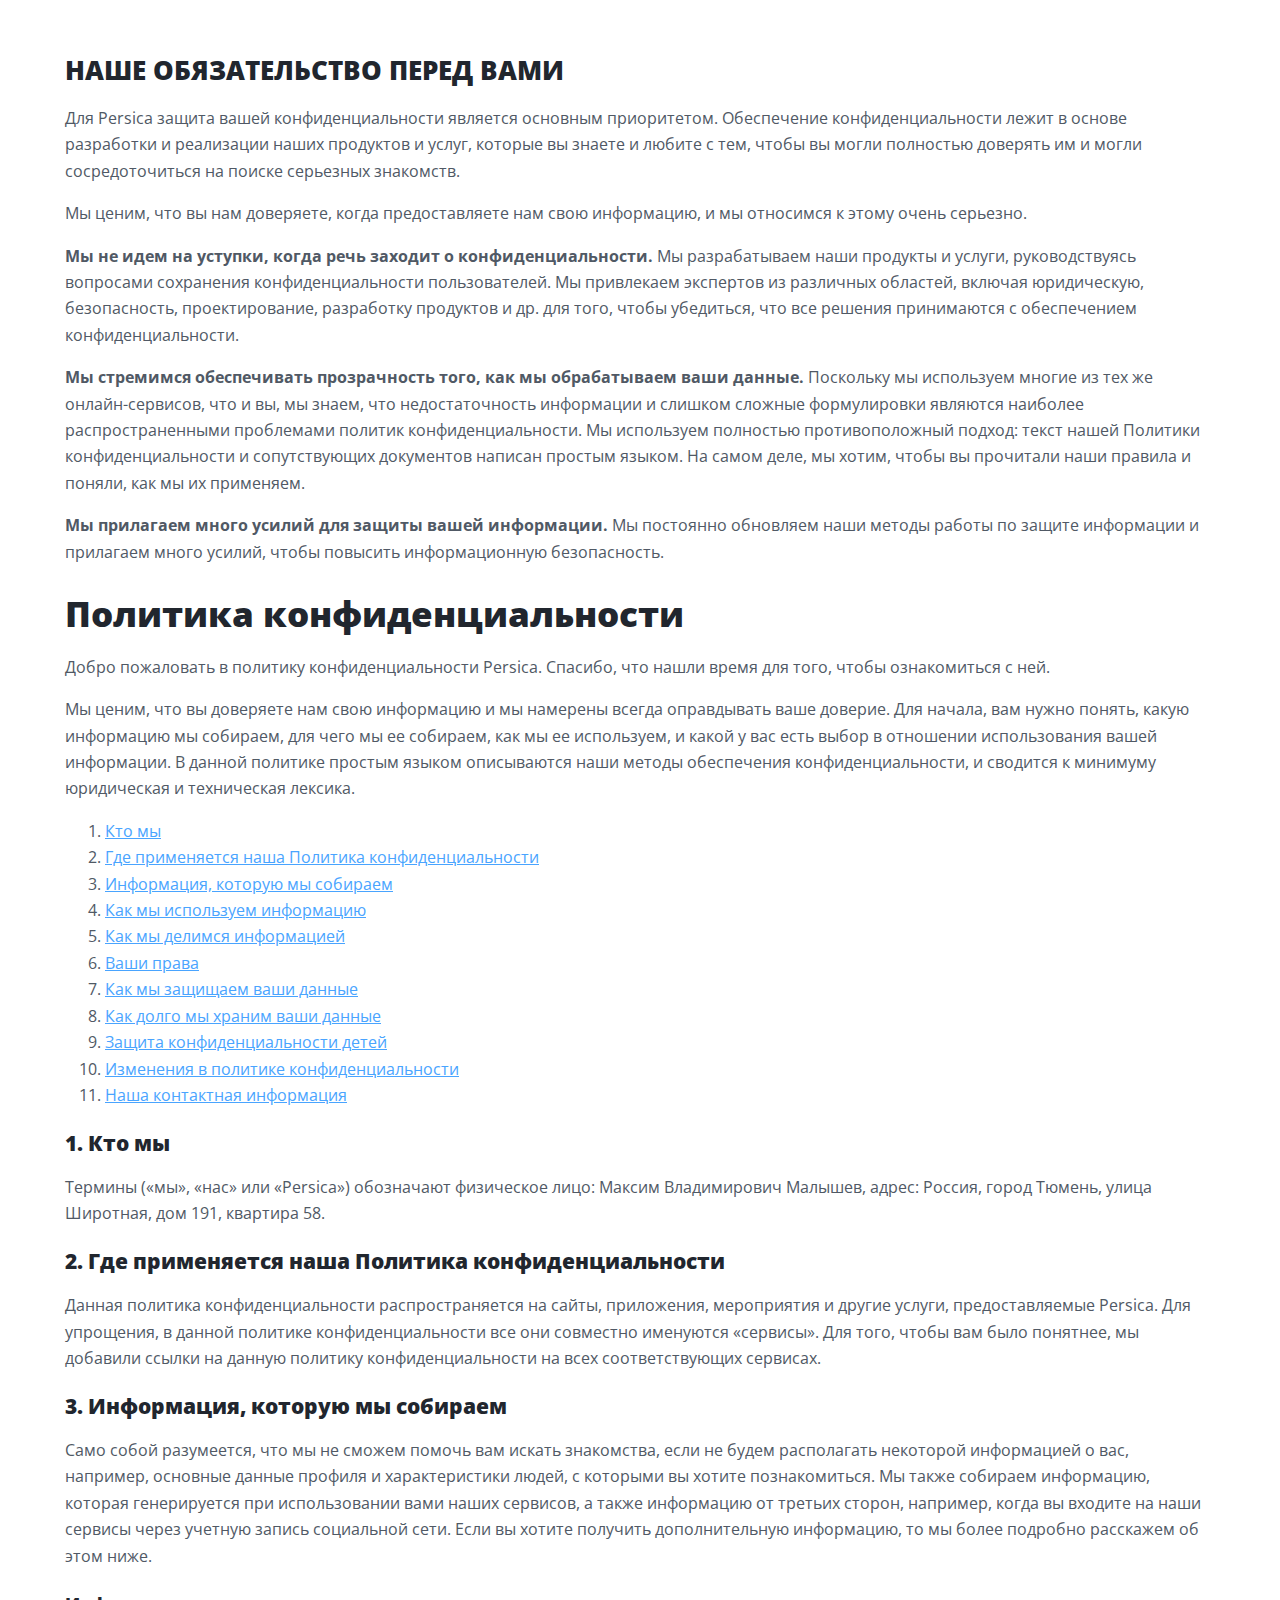
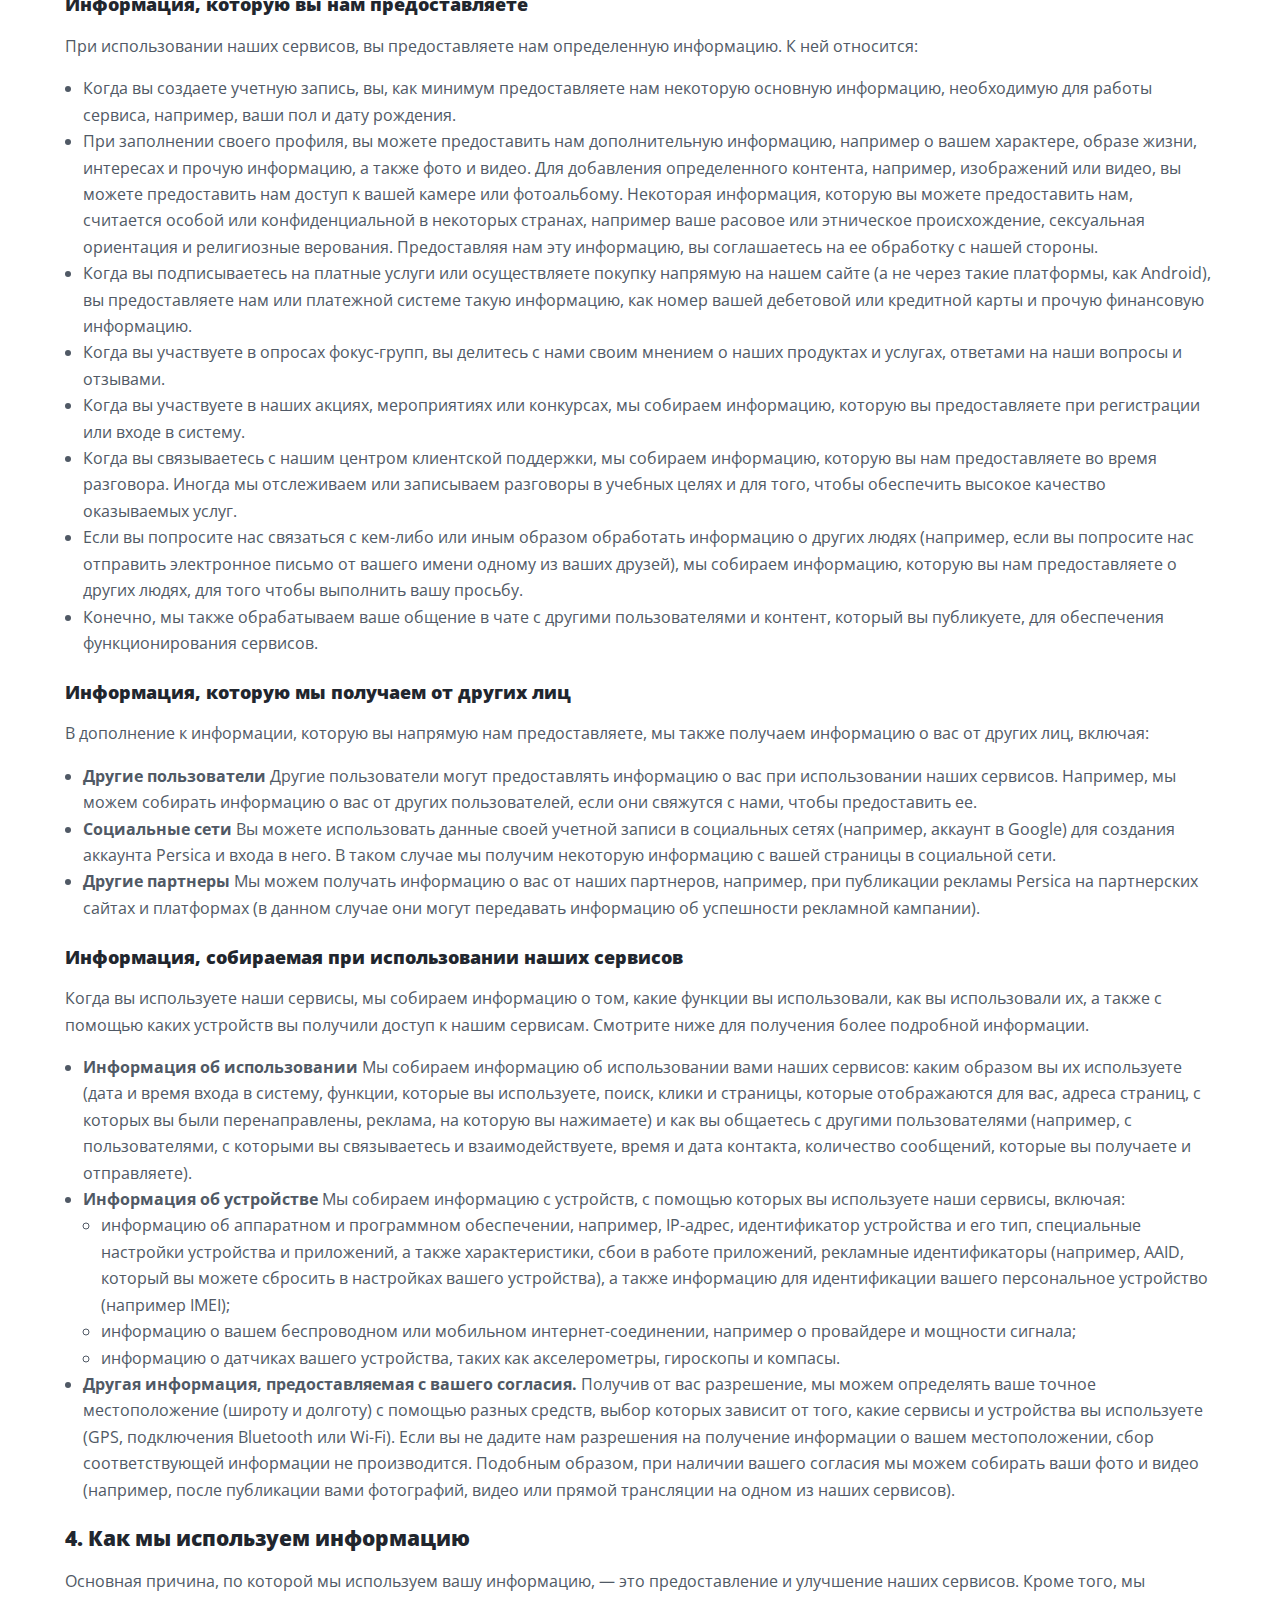
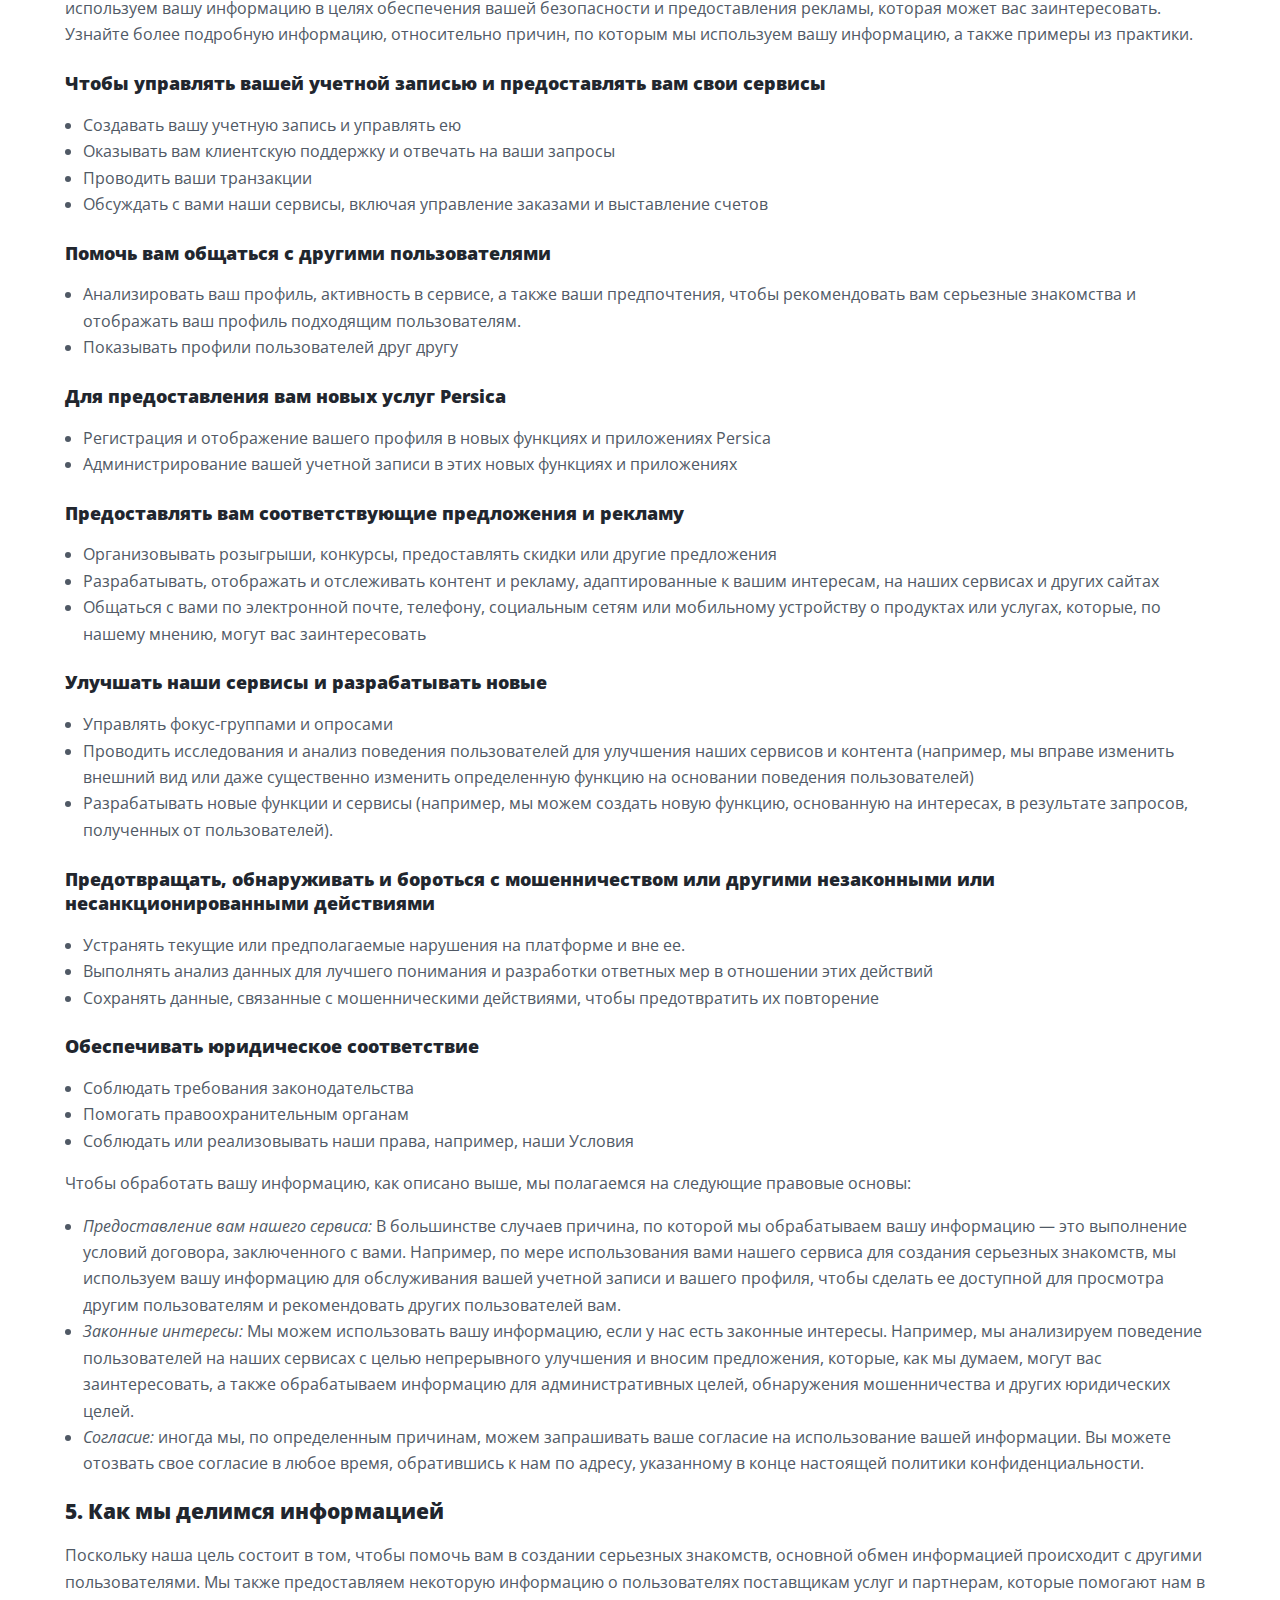
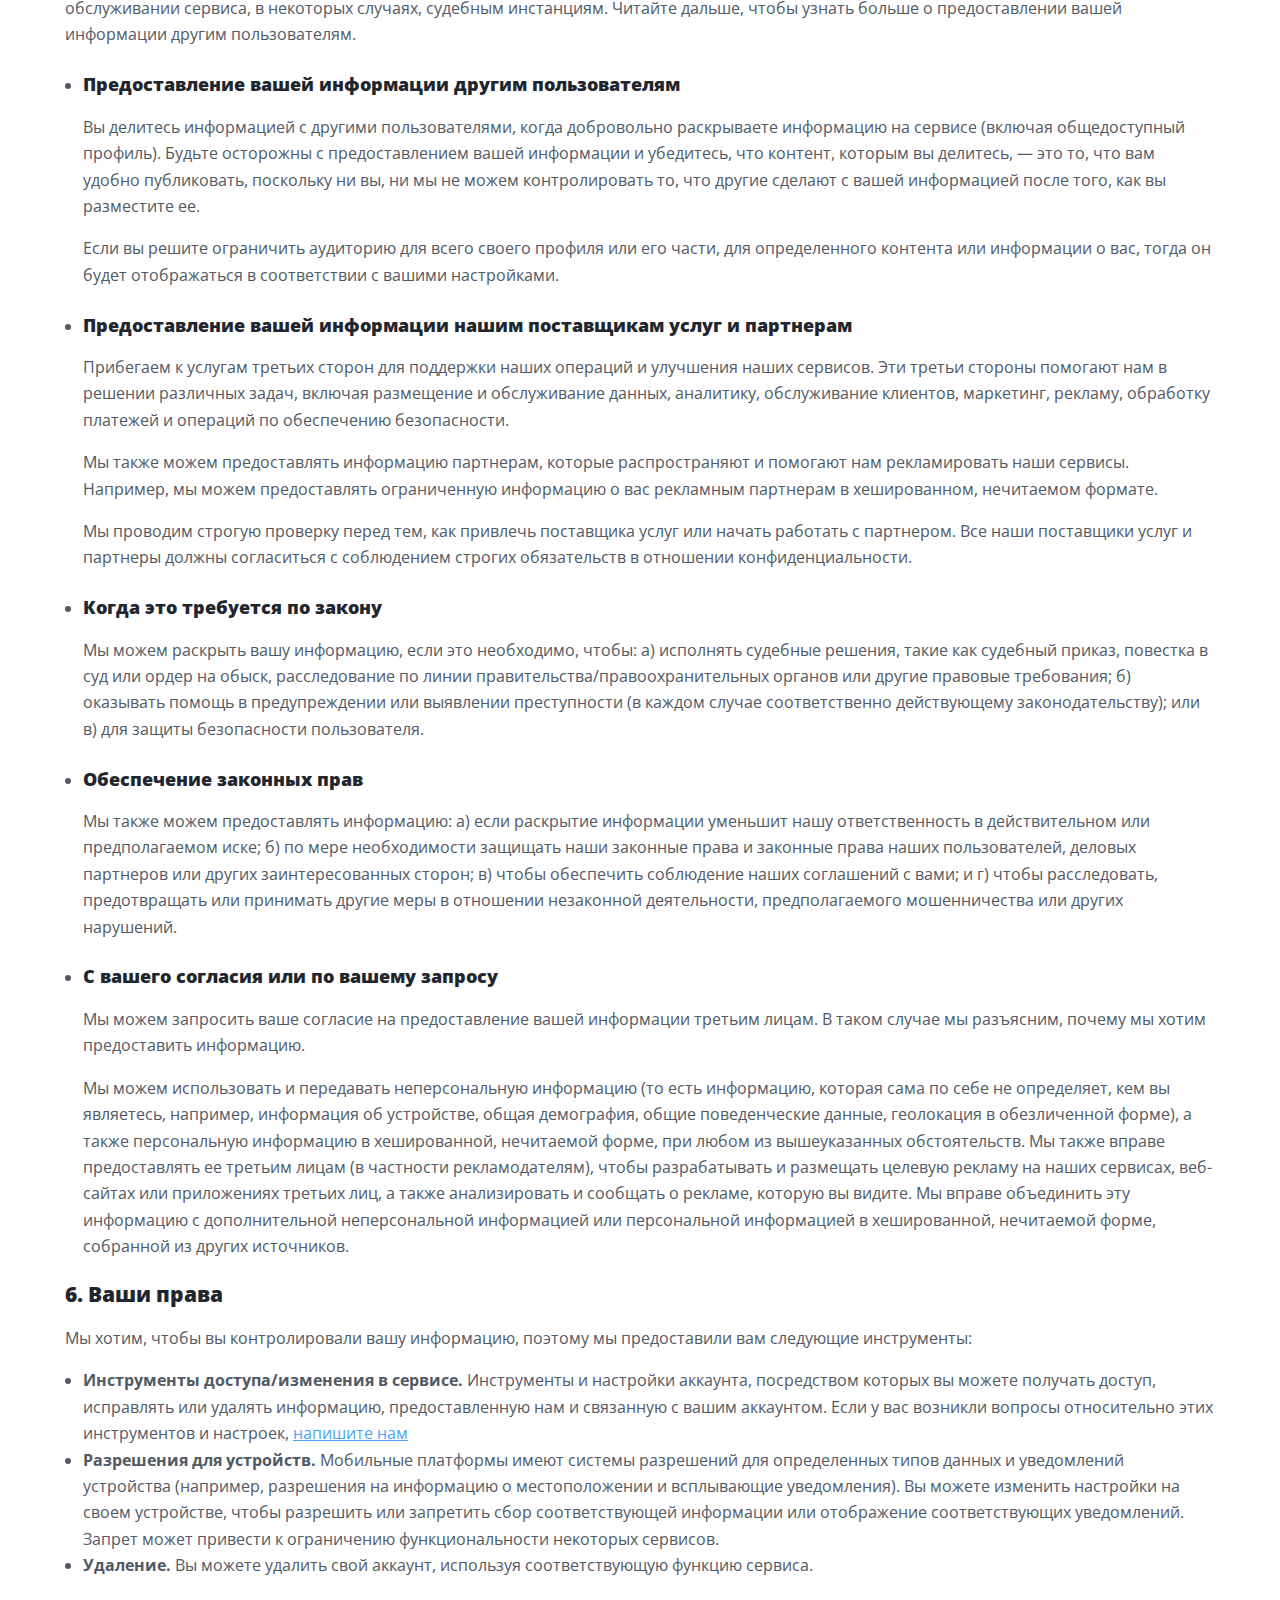
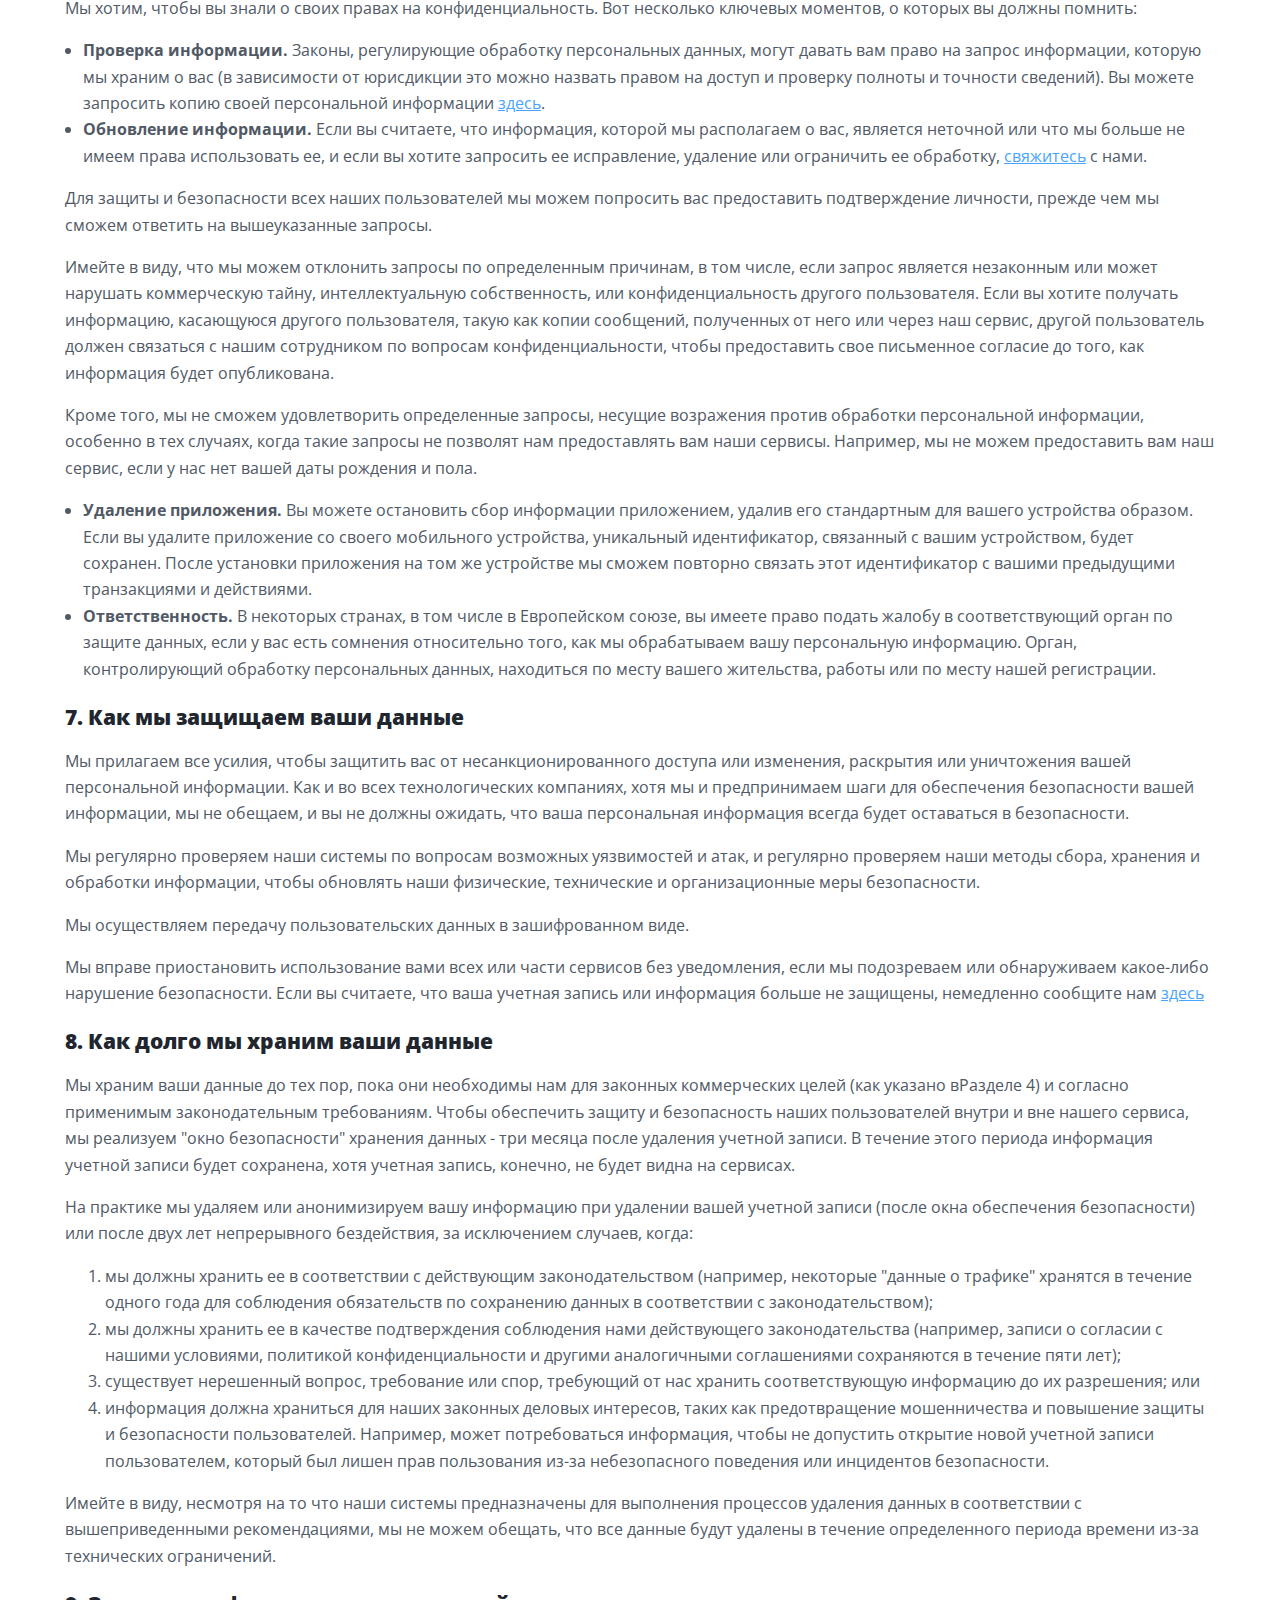
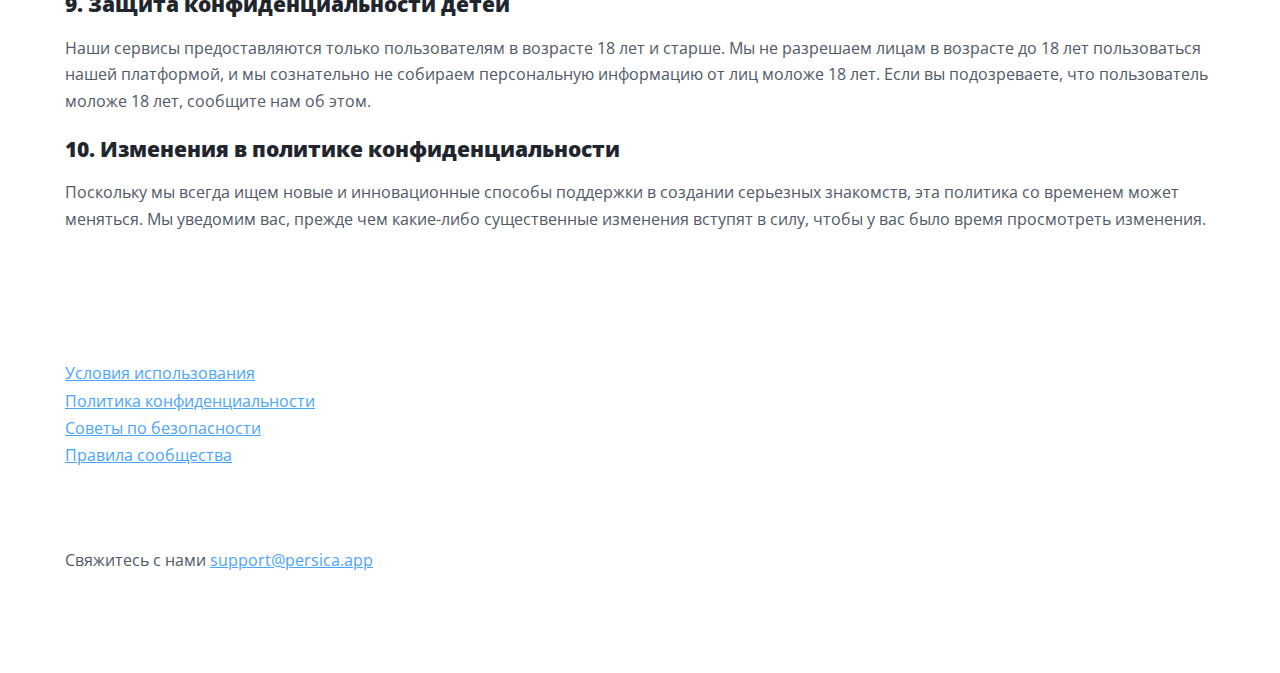
<file: public/user-data-policy.html>
<!DOCTYPE html>

<html>
<head>
    <meta charset="utf-8">
    <meta name="viewport" content="width=device-width, initial-scale=1">
    <title>ПОЛИТИКА КОНФИДЕНЦИАЛЬНОСТИ | Persica | Знакомства, Общение & Встречи с Новыми Людьми</title>
    <link rel="icon" type="image/png" href="favicon/favicon.ico"/>
    <link rel="preconnect" href="https://fonts.googleapis.com">
    <link rel="preconnect" href="https://fonts.gstatic.com" crossorigin>
    <link href="https://fonts.googleapis.com/css2?family=Open+Sans:wght@400;500;600;700;800&display=swap" rel="stylesheet">
    <link rel="stylesheet" href="css/normalize.css">
    <link rel="stylesheet" href="css/main.css">
</head>
<body>

<main class="main-container">

    <div class="content">

        <h2>НАШЕ ОБЯЗАТЕЛЬСТВО ПЕРЕД ВАМИ</h2>
        <p>Для Persica защита вашей конфиденциальности является основным приоритетом. Обеспечение конфиденциальности лежит в
            основе разработки и реализации наших продуктов и услуг, которые вы знаете и любите с тем, чтобы вы могли полностью
            доверять им и могли сосредоточиться на поиске серьезных знакомств.</p>
        <p>Мы ценим, что вы нам доверяете, когда предоставляете нам свою информацию, и мы относимся к этому очень серьезно.</p>
        <p><strong>Мы не идем на уступки, когда речь заходит о конфиденциальности.</strong> Мы разрабатываем наши продукты и
            услуги, руководствуясь вопросами сохранения конфиденциальности пользователей. Мы привлекаем экспертов из различных
            областей, включая юридическую, безопасность, проектирование, разработку продуктов и др. для того, чтобы убедиться, что
            все решения принимаются с обеспечением конфиденциальности.</p>
        <p><strong>Мы стремимся обеспечивать прозрачность того, как мы обрабатываем ваши данные.</strong> Поскольку мы
            используем многие из тех же онлайн-сервисов, что и вы, мы знаем, что недостаточность информации и слишком сложные
            формулировки являются наиболее распространенными проблемами политик конфиденциальности. Мы используем полностью
            противоположный подход: текст нашей Политики конфиденциальности и сопутствующих документов написан простым языком. На
            самом деле, мы хотим, чтобы вы прочитали наши правила и поняли, как мы их применяем.</p>
        <p><strong>Мы прилагаем много усилий для защиты вашей информации.</strong> Мы постоянно обновляем наши методы работы
            по защите информации и прилагаем много усилий, чтобы повысить информационную безопасность.</p>


        <h1>Политика конфиденциальности</h1>
        <p>Добро пожаловать в политику конфиденциальности Persica. Спасибо, что нашли время для того, чтобы ознакомиться с
            ней.</p>
        <p>Мы ценим, что вы доверяете нам свою информацию и мы намерены всегда оправдывать ваше доверие. Для начала, вам нужно
            понять, какую информацию мы собираем, для чего мы ее собираем, как мы ее используем, и какой у вас есть выбор в
            отношении использования вашей информации. В данной политике простым языком описываются наши методы обеспечения
            конфиденциальности, и сводится к минимуму юридическая и техническая лексика.</p>
        <ol>
            <li><a href="https://policies.tinder.com/privacy/intl/ru/#who-we-are">Кто мы</a></li>
            <li><a href="https://policies.tinder.com/privacy/intl/ru/#where-this-applies">Где применяется наша Политика
                конфиденциальности</a></li>
            <li><a href="https://policies.tinder.com/privacy/intl/ru/#information-we-collect">Информация, которую мы собираем</a>
            </li>
            <li><a href="https://policies.tinder.com/privacy/intl/ru/#how-we-use-info">Как мы используем информацию</a></li>
            <li><a href="https://policies.tinder.com/privacy/intl/ru/#how-we-share-info">Как мы делимся информацией</a></li>
            <li><a href="https://policies.tinder.com/privacy/intl/ru/#your-rights">Ваши права</a></li>
            <li><a href="https://policies.tinder.com/privacy/intl/ru/#how-we-protect-your-info">Как мы защищаем ваши данные</a>
            </li>
            <li><a href="https://policies.tinder.com/privacy/intl/ru/#how-long-we-retain">Как долго мы храним ваши данные</a></li>
            <li><a href="https://policies.tinder.com/privacy/intl/ru/#childrens-privacy">Защита конфиденциальности детей</a></li>
            <li><a href="https://policies.tinder.com/privacy/intl/ru/#policy-changes">Изменения в политике конфиденциальности</a>
            </li>
            <li><a href="https://policies.tinder.com/privacy/intl/ru/#how-to-contact">Наша контактная информация</a></li>
        </ol>
        <h3>1. Кто мы</h3>
        <p>Термины (&laquo;мы&raquo;, &laquo;нас&raquo; или &laquo;Persica&raquo;) обозначают физическое лицо: Максим Владимирович
            Малышев, адрес: Россия, город Тюмень, улица Широтная, дом 191, квартира 58.</p>
        <h3>2. Где применяется наша Политика конфиденциальности</h3>
        <p>Данная политика конфиденциальности распространяется на сайты, приложения, мероприятия и другие услуги, предоставляемые
            Persica. Для упрощения, в данной политике конфиденциальности все они совместно именуются &laquo;сервисы&raquo;. Для
            того, чтобы вам было понятнее, мы добавили ссылки на данную политику конфиденциальности на всех соответствующих
            сервисах.</p>
        <h3>3. Информация, которую мы собираем</h3>
        <p>Само собой разумеется, что мы не сможем помочь вам искать знакомства, если не будем располагать некоторой информацией о
            вас, например, основные данные профиля и характеристики людей, с которыми вы хотите познакомиться. Мы также собираем
            информацию, которая генерируется при использовании вами наших сервисов, а также информацию от третьих сторон,
            например, когда вы входите на наши сервисы через учетную запись социальной сети. Если вы хотите получить
            дополнительную информацию, то мы более подробно расскажем об этом ниже.</p>
        <h4>Информация, которую вы нам предоставляете</h4>
        <p>При использовании наших сервисов, вы предоставляете нам определенную информацию. К ней относится:</p>
        <ul>
            <li>Когда вы создаете учетную запись, вы, как минимум предоставляете нам некоторую основную информацию, необходимую
                для работы сервиса, например, ваши пол и дату рождения.
            </li>
            <li>При заполнении своего профиля, вы можете предоставить нам дополнительную информацию, например о вашем характере,
                образе жизни, интересах и прочую информацию, а также фото и видео. Для добавления определенного контента,
                например, изображений или видео, вы можете предоставить нам доступ к вашей камере или фотоальбому. Некоторая
                информация, которую вы можете предоставить нам, считается особой или конфиденциальной в некоторых странах,
                например ваше расовое или этническое происхождение, сексуальная ориентация и религиозные верования. Предоставляя
                нам эту информацию, вы соглашаетесь на ее обработку с нашей стороны.
            </li>
            <li>Когда вы подписываетесь на платные услуги или осуществляете покупку напрямую на нашем сайте (а не через такие
                платформы, как Android), вы предоставляете нам или платежной системе такую информацию, как номер вашей дебетовой
                или кредитной карты и прочую финансовую информацию.
            </li>
            <li>Когда вы участвуете в опросах фокус-групп, вы делитесь с нами своим мнением о наших продуктах и услугах, ответами
                на наши вопросы и отзывами.
            </li>
            <li>Когда вы участвуете в наших акциях, мероприятиях или конкурсах, мы собираем информацию, которую вы предоставляете
                при регистрации или входе в систему.
            </li>
            <li>Когда вы связываетесь с нашим центром клиентской поддержки, мы собираем информацию, которую вы нам предоставляете
                во время разговора. Иногда мы отслеживаем или записываем разговоры в учебных целях и для того, чтобы обеспечить
                высокое качество оказываемых услуг.
            </li>
            <li>Если вы попросите нас связаться с кем-либо или иным образом обработать информацию о других людях (например, если
                вы попросите нас отправить электронное письмо от вашего имени одному из ваших друзей), мы собираем информацию,
                которую вы нам предоставляете о других людях, для того чтобы выполнить вашу просьбу.
            </li>
            <li>Конечно, мы также обрабатываем ваше общение в чате с другими пользователями и контент, который вы публикуете, для
                обеспечения функционирования сервисов.
            </li>
        </ul>
        <h4>Информация, которую мы получаем от других лиц</h4>
        <p>В дополнение к информации, которую вы напрямую нам предоставляете, мы также получаем информацию о вас от других лиц,
            включая:</p>
        <ul>
            <li><strong>Другие пользователи</strong> Другие пользователи могут предоставлять информацию о вас при
                использовании наших сервисов. Например, мы можем собирать информацию о вас от других пользователей, если они
                свяжутся с нами, чтобы предоставить ее.
            </li>
            <li><strong>Социальные сети</strong> Вы можете использовать данные своей учетной записи в социальных сетях
                (например, аккаунт в Google) для создания аккаунта Persica и входа в него. В таком случае мы получим некоторую
                информацию с вашей страницы в социальной сети.
            </li>
            <li><strong>Другие партнеры</strong> Мы можем получать информацию о вас от наших партнеров, например, при
                публикации рекламы Persica на партнерских сайтах и платформах (в данном случае они могут передавать информацию об
                успешности рекламной кампании).
            </li>
        </ul>
        <h4>Информация, собираемая при использовании наших сервисов</h4>
        <p>Когда вы используете наши сервисы, мы собираем информацию о том, какие функции вы использовали, как вы использовали их,
            а также с помощью каких устройств вы получили доступ к нашим сервисам. Смотрите ниже для получения более подробной
            информации.</p>
        <ul>
            <li><strong>Информация об использовании</strong> Мы собираем информацию об использовании вами наших сервисов:
                каким образом вы их используете (дата и время входа в систему, функции, которые вы используете, поиск, клики и
                страницы, которые отображаются для вас, адреса страниц, с которых вы были перенаправлены, реклама, на которую вы
                нажимаете) и как вы общаетесь с другими пользователями (например, с пользователями, с которыми вы связываетесь и
                взаимодействуете, время и дата контакта, количество сообщений, которые вы получаете и отправляете).
            </li>
            <li><strong>Информация об устройстве</strong> Мы собираем информацию с устройств, с помощью которых вы используете
                наши сервисы, включая:
            </li>
            <ul>
                <li>информацию об аппаратном и программном обеспечении, например, IP-адрес, идентификатор устройства и его тип,
                    специальные настройки устройства и приложений, а также характеристики, сбои в работе приложений, рекламные
                    идентификаторы (например, AAID, который вы можете сбросить в настройках вашего устройства), а также информацию
                    для идентификации вашего персональное устройство (например IMEI);
                </li>
                <li>информацию о вашем беспроводном или мобильном интернет-соединении, например о провайдере и мощности сигнала;
                </li>
                <li>информацию о датчиках вашего устройства, таких как акселерометры, гироскопы и компасы.</li>
            </ul>
            <li><strong>Другая информация, предоставляемая с вашего согласия.</strong> Получив от вас разрешение, мы можем
                определять ваше точное местоположение (широту и долготу) с помощью разных средств, выбор которых зависит от того,
                какие сервисы и устройства вы используете (GPS, подключения Bluetooth или Wi-Fi). Если вы не дадите нам разрешения
                на получение информации о вашем местоположении, сбор соответствующей информации не производится. Подобным образом,
                при наличии вашего согласия мы можем собирать ваши фото и видео (например, после публикации вами фотографий, видео
                или прямой трансляции на одном из наших сервисов).
            </li>
        </ul>


        <h3>4. Как мы используем информацию</h3>
        <p>Основная причина, по которой мы используем вашу информацию, &mdash; это предоставление и улучшение наших сервисов.
            Кроме того, мы используем вашу информацию в целях обеспечения вашей безопасности и предоставления рекламы, которая
            может вас заинтересовать. Узнайте более подробную информацию, относительно причин, по которым мы используем вашу
            информацию, а также примеры из практики.</p>
        <h4>Чтобы управлять вашей учетной записью и предоставлять вам свои сервисы</h4>
        <ul>
            <li>Создавать вашу учетную запись и управлять ею</li>
            <li>Оказывать вам клиентскую поддержку и отвечать на ваши запросы</li>
            <li>Проводить ваши транзакции</li>
            <li>Обсуждать с вами наши сервисы, включая управление заказами и выставление счетов</li>
        </ul>
        <h4>Помочь вам общаться с другими пользователями</h4>
        <ul>
            <li>Анализировать ваш профиль, активность в сервисе, а также ваши предпочтения, чтобы рекомендовать вам серьезные
                знакомства и отображать ваш профиль подходящим пользователям.
            </li>
            <li>Показывать профили пользователей друг другу</li>
        </ul>
        <h4>Для предоставления вам новых услуг Persica</h4>
        <ul>
            <li>Регистрация и отображение вашего профиля в новых функциях и приложениях Persica</li>
            <li>Администрирование вашей учетной записи в этих новых функциях и приложениях</li>
        </ul>
        <h4>Предоставлять вам соответствующие предложения и рекламу</h4>
        <ul>
            <li>Организовывать розыгрыши, конкурсы, предоставлять скидки или другие предложения</li>
            <li>Разрабатывать, отображать и отслеживать контент и рекламу, адаптированные к вашим интересам, на наших сервисах и
                других сайтах
            </li>
            <li>Общаться с вами по электронной почте, телефону, социальным сетям или мобильному устройству о продуктах или
                услугах, которые, по нашему мнению, могут вас заинтересовать
            </li>
        </ul>
        <h4>Улучшать наши сервисы и разрабатывать новые</h4>
        <ul>
            <li>Управлять фокус-группами и опросами</li>
            <li>Проводить исследования и анализ поведения пользователей для улучшения наших сервисов и контента (например, мы
                вправе изменить внешний вид или даже существенно изменить определенную функцию на основании поведения
                пользователей)
            </li>
            <li>Разрабатывать новые функции и сервисы (например, мы можем создать новую функцию, основанную на интересах, в
                результате запросов, полученных от пользователей).
            </li>
        </ul>
        <h4>Предотвращать, обнаруживать и бороться с мошенничеством или другими незаконными или несанкционированными
            действиями</h4>
        <ul>
            <li>Устранять текущие или предполагаемые нарушения на платформе и вне ее.</li>
            <li>Выполнять анализ данных для лучшего понимания и разработки ответных мер в отношении этих действий</li>
            <li>Сохранять данные, связанные с мошенническими действиями, чтобы предотвратить их повторение</li>
        </ul>
        <h4>Обеспечивать юридическое соответствие</h4>
        <ul>
            <li>Соблюдать требования законодательства</li>
            <li>Помогать правоохранительным органам</li>
            <li>Соблюдать или реализовывать наши права, например, наши Условия</li>
        </ul>
        <p>Чтобы обработать вашу информацию, как описано выше, мы полагаемся на следующие правовые основы:</p>
        <ul>
            <li><em>Предоставление вам нашего сервиса:</em> В большинстве случаев причина, по которой мы обрабатываем вашу
                информацию &mdash; это выполнение условий договора, заключенного с вами. Например, по мере использования вами
                нашего сервиса для создания серьезных знакомств, мы используем вашу информацию для обслуживания вашей учетной
                записи и вашего профиля, чтобы сделать ее доступной для просмотра другим пользователям и рекомендовать других
                пользователей вам.
            </li>
            <li><em>Законные интересы:</em> Мы можем использовать вашу информацию, если у нас есть законные интересы.
                Например, мы анализируем поведение пользователей на наших сервисах с целью непрерывного улучшения и вносим
                предложения, которые, как мы думаем, могут вас заинтересовать, а также обрабатываем информацию для
                административных целей, обнаружения мошенничества и других юридических целей.
            </li>
            <li><em>Согласие:</em> иногда мы, по определенным причинам, можем запрашивать ваше согласие на использование вашей
                информации. Вы можете отозвать свое согласие в любое время, обратившись к нам по адресу, указанному в конце
                настоящей политики конфиденциальности.
            </li>
        </ul>


        <h3>5. Как мы делимся информацией</h3>


        <p>Поскольку наша цель состоит в том, чтобы помочь вам в создании серьезных знакомств, основной обмен информацией
            происходит с другими пользователями. Мы также предоставляем некоторую информацию о пользователях поставщикам услуг и
            партнерам, которые помогают нам в обслуживании сервиса, в некоторых случаях, судебным инстанциям. Читайте дальше,
            чтобы узнать больше о предоставлении вашей информации другим пользователям.</p>


        <ul>
            <li>
                <h4>Предоставление вашей информации другим пользователям</h4>
                <p>Вы делитесь информацией с другими пользователями, когда добровольно раскрываете информацию на сервисе (включая
                    общедоступный профиль). Будьте осторожны с предоставлением вашей информации и убедитесь, что контент, которым
                    вы делитесь, &mdash; это то, что вам удобно публиковать, поскольку ни вы, ни мы не можем контролировать то,
                    что другие сделают с вашей информацией после того, как вы разместите ее.</p>
                <p>Если вы решите ограничить аудиторию для всего своего профиля или его части, для определенного контента или
                    информации о вас, тогда он будет отображаться в соответствии с вашими настройками.</p>
            </li>
            <li>
                <h4>Предоставление вашей информации нашим поставщикам услуг и партнерам</h4>
                <p>Прибегаем к услугам третьих сторон для поддержки наших операций и улучшения наших сервисов. Эти
                    третьи стороны помогают нам в решении различных задач, включая размещение и обслуживание данных, аналитику,
                    обслуживание клиентов, маркетинг, рекламу, обработку платежей и операций по обеспечению безопасности.</p>
                <p>Мы также можем предоставлять информацию партнерам, которые распространяют и помогают нам рекламировать наши
                    сервисы. Например, мы можем предоставлять ограниченную информацию о вас рекламным партнерам в хешированном,
                    нечитаемом формате.</p>
                <p>Мы проводим строгую проверку перед тем, как привлечь поставщика услуг или начать работать с
                    партнером. Все наши поставщики услуг и партнеры должны согласиться с соблюдением строгих обязательств в
                    отношении конфиденциальности.</p>
            </li>
            <li>
                <h4>Когда это требуется по закону</h4>
                <p>Мы можем раскрыть вашу информацию, если это необходимо, чтобы: а) исполнять судебные решения, такие как
                    судебный
                    приказ, повестка в суд или ордер на обыск, расследование по линии правительства/правоохранительных органов или
                    другие правовые требования; б) оказывать помощь в предупреждении или выявлении преступности (в каждом случае
                    соответственно действующему законодательству); или в) для защиты безопасности пользователя.</p>

            </li>
            <li>
                <h4>Обеспечение законных прав</h4>
                <p>Мы также можем предоставлять информацию: а) если раскрытие информации уменьшит нашу ответственность в
                    действительном или предполагаемом иске; б) по мере необходимости защищать наши законные права и законные права
                    наших пользователей, деловых партнеров или других заинтересованных сторон; в) чтобы обеспечить соблюдение
                    наших
                    соглашений с вами; и г) чтобы расследовать, предотвращать или принимать другие меры в отношении незаконной
                    деятельности, предполагаемого мошенничества или других нарушений.</p>
            </li>
            <li>
                <h4>С вашего согласия или по вашему запросу</h4>
                <p>Мы можем запросить ваше согласие на предоставление вашей информации третьим лицам. В таком случае мы разъясним,
                    почему мы хотим предоставить информацию.</p>
                <p>Мы можем использовать и передавать неперсональную информацию (то есть информацию, которая сама по себе не
                    определяет,
                    кем вы являетесь, например, информация об устройстве, общая демография, общие поведенческие данные, геолокация
                    в
                    обезличенной форме), а также персональную информацию в хешированной, нечитаемой форме, при любом из
                    вышеуказанных
                    обстоятельств. Мы также вправе предоставлять ее третьим лицам (в частности рекламодателям), чтобы
                    разрабатывать и
                    размещать целевую рекламу на наших сервисах, веб-сайтах или приложениях третьих лиц, а также анализировать и
                    сообщать о рекламе, которую вы видите. Мы вправе объединить эту информацию с дополнительной неперсональной
                    информацией или персональной информацией в хешированной, нечитаемой форме, собранной из других источников.</p>
            </li>


        </ul>


        <h3>6. Ваши права</h3>
        <p>Мы хотим, чтобы вы контролировали вашу информацию, поэтому мы предоставили вам следующие инструменты:</p>
        <ul>
            <li><strong>Инструменты доступа/изменения в сервисе.</strong> Инструменты и настройки аккаунта, посредством
                которых вы можете получать доступ, исправлять или удалять информацию, предоставленную нам и связанную с вашим
                аккаунтом. Если у вас возникли вопросы относительно этих инструментов и настроек, <a
                        href="mailto:persica.help@gmail.com">напишите нам</a></li>
            <li><strong>Разрешения для устройств.</strong> Мобильные платформы имеют системы разрешений для определенных
                типов данных и уведомлений устройства (например, разрешения на информацию о местоположении и всплывающие
                уведомления). Вы можете изменить настройки на своем устройстве, чтобы разрешить или запретить сбор соответствующей
                информации или отображение соответствующих уведомлений. Запрет может привести к ограничению функциональности
                некоторых сервисов.
            </li>
            <li><strong>Удаление.</strong> Вы можете удалить свой аккаунт, используя соответствующую функцию сервиса.</li>
        </ul>
        <p>Мы хотим, чтобы вы знали о своих правах на конфиденциальность. Вот несколько ключевых моментов, о которых вы должны
            помнить:</p>
        <ul>
            <li><strong>Проверка информации.</strong> Законы, регулирующие обработку персональных данных, могут давать вам
                право на запрос информации, которую мы храним о вас (в зависимости от юрисдикции это можно назвать правом на
                доступ и проверку полноты и точности сведений). Вы можете запросить копию своей персональной информации <a
                        href="mailto:persica.help@gmail.com">здесь</a>.
            </li>
            <li><strong>Обновление информации.</strong> Если вы считаете, что информация, которой мы располагаем о вас,
                является неточной или что мы больше не имеем права использовать ее, и если вы хотите запросить ее исправление,
                удаление или ограничить ее обработку, <a href="mailto:persica.help@gmail.com">свяжитесь</a> с нами.
            </li>
        </ul>
        <p>Для защиты и безопасности всех наших пользователей мы можем попросить вас предоставить подтверждение личности, прежде
            чем мы сможем ответить на вышеуказанные запросы.</p>
        <p>Имейте в виду, что мы можем отклонить запросы по определенным причинам, в том числе, если запрос является незаконным
            или может нарушать коммерческую тайну, интеллектуальную собственность, или конфиденциальность другого пользователя.
            Если вы хотите получать информацию, касающуюся другого пользователя, такую как копии сообщений, полученных от него или
            через наш сервис, другой пользователь должен связаться с нашим сотрудником по вопросам конфиденциальности, чтобы
            предоставить свое письменное согласие до того, как информация будет опубликована.</p>
        <p>Кроме того, мы не сможем удовлетворить определенные запросы, несущие возражения против обработки персональной
            информации, особенно в тех случаях, когда такие запросы не позволят нам предоставлять вам наши сервисы. Например, мы
            не можем предоставить вам наш сервис, если у нас нет вашей даты рождения и пола.</p>
        <ul>
            <li><strong>Удаление приложения.</strong> Вы можете остановить сбор информации приложением, удалив его
                стандартным для вашего устройства образом. Если вы удалите приложение со своего мобильного устройства, уникальный
                идентификатор, связанный с вашим устройством, будет сохранен. После установки приложения на том же устройстве мы
                сможем повторно связать этот идентификатор с вашими предыдущими транзакциями и действиями.
            </li>
            <li><strong>Ответственность.</strong> В некоторых странах, в том числе в Европейском союзе, вы имеете право
                подать жалобу в соответствующий орган по защите данных, если у вас есть сомнения относительно того, как мы
                обрабатываем вашу персональную информацию. Орган, контролирующий обработку персональных данных, находиться по
                месту вашего жительства, работы или по месту нашей регистрации.
            </li>
        </ul>
        <h3>7. Как мы защищаем ваши данные</h3>
        <p>Мы прилагаем все усилия, чтобы защитить вас от несанкционированного доступа или изменения, раскрытия или уничтожения
            вашей персональной информации. Как и во всех технологических компаниях, хотя мы и предпринимаем шаги для обеспечения
            безопасности вашей информации, мы не обещаем, и вы не должны ожидать, что ваша персональная информация всегда будет
            оставаться в безопасности.</p>
        <p>Мы регулярно проверяем наши системы по вопросам возможных уязвимостей и атак, и регулярно проверяем наши методы сбора,
            хранения и обработки информации, чтобы обновлять наши физические, технические и организационные меры безопасности.</p>
        <p>Мы осуществляем передачу пользовательских данных в зашифрованном виде.</p>
        <p>Мы вправе приостановить использование вами всех или части сервисов без уведомления, если мы подозреваем или
            обнаруживаем какое-либо нарушение безопасности. Если вы считаете, что ваша учетная запись или информация больше не
            защищены, немедленно сообщите нам <a href="mailto:persica.help@gmail.com">здесь</a></p>
        <h3>8. Как долго мы храним ваши данные</h3>
        <p>Мы храним ваши данные до тех пор, пока они необходимы нам для законных коммерческих целей (как указано вРазделе
            4) и согласно применимым законодательным требованиям. Чтобы обеспечить защиту и безопасность наших пользователей
            внутри и вне нашего сервиса, мы реализуем "окно безопасности" хранения данных - три месяца после удаления учетной
            записи. В течение этого периода информация учетной записи будет сохранена, хотя учетная запись, конечно, не будет
            видна на сервисах.</p>
        <p>На практике мы удаляем или анонимизируем вашу информацию при удалении вашей учетной записи (после окна обеспечения
            безопасности) или после двух лет непрерывного бездействия, за исключением случаев, когда:</p>
        <ol>
            <li>мы должны хранить ее в соответствии с действующим законодательством (например, некоторые "данные о трафике"
                хранятся в течение одного года для соблюдения обязательств по сохранению данных в соответствии с
                законодательством);
            </li>
            <li>мы должны хранить ее в качестве подтверждения соблюдения нами действующего законодательства (например, записи о
                согласии с нашими условиями, политикой конфиденциальности и другими аналогичными соглашениями сохраняются в
                течение пяти лет);
            </li>
            <li>существует нерешенный вопрос, требование или спор, требующий от нас хранить соответствующую информацию до их
                разрешения; или
            </li>
            <li>информация должна храниться для наших законных деловых интересов, таких как предотвращение мошенничества и
                повышение защиты и безопасности пользователей. Например, может потребоваться информация, чтобы не допустить
                открытие новой учетной записи пользователем, который был лишен прав пользования из-за небезопасного поведения или
                инцидентов безопасности.
            </li>
        </ol>
        <p>Имейте в виду, несмотря на то что наши системы предназначены для выполнения процессов удаления данных в соответствии с
            вышеприведенными рекомендациями, мы не можем обещать, что все данные будут удалены в течение определенного периода
            времени из-за технических ограничений.</p>
        <h3>9. Защита конфиденциальности детей</h3>
        <p>Наши сервисы предоставляются только пользователям в возрасте 18 лет и старше. Мы не разрешаем лицам в возрасте до 18
            лет пользоваться нашей платформой, и мы сознательно не собираем персональную информацию от лиц моложе 18 лет. Если вы
            подозреваете, что пользователь моложе 18 лет, сообщите нам об этом.</p>
        <h3>10. Изменения в политике конфиденциальности</h3>
        <p>Поскольку мы всегда ищем новые и инновационные способы поддержки в создании серьезных знакомств, эта политика со
            временем может меняться. Мы уведомим вас, прежде чем какие-либо существенные изменения вступят в силу, чтобы у вас
            было время просмотреть изменения.</p>


        <div class="footer">
            <div class="footer-nav">
                <div class="nav-link"><a href="https://persica.app/terms.html">Условия использования</a></div>
                <div class="nav-link"><a href="https://persica.app/user-data-policy.html">Политика конфиденциальности</a></div>
                <div class="nav-link"><a href="https://persica.app/safety.html">Советы по безопасности</a></div>
                <div class="nav-link"><a href="https://persica.app/community-guidelines.html">Правила сообщества</a></div>
            </div>

            <div class="footer-nav-contact">
                <p class="footer-nav-title">Свяжитесь с нами
                    <a class="content-us" href="mailto:support@persica.app">support@persica.app</a>
                </p>
            </div>
        </div>
    </div>

</main>


</body>
</html>
</file>
<file: public/css/main.css>
/*! HTML5 Boilerplate v8.0.0 | MIT License | https://html5boilerplate.com/ */

/* main.css 2.1.0 | MIT License | https://github.com/h5bp/main.css#readme */
/*
 * What follows is the result of much research on cross-browser styling.
 * Credit left inline and big thanks to Nicolas Gallagher, Jonathan Neal,
 * Kroc Camen, and the H5BP dev community and team.
 */

/* ==========================================================================
   Base styles: opinionated defaults
   ========================================================================== */

html {
    color: #222;
    font-size: 1em;
    line-height: 1.4;
}

/*
 * Remove text-shadow in selection highlight:
 * https://twitter.com/miketaylr/status/12228805301
 *
 * Vendor-prefixed and regular ::selection selectors cannot be combined:
 * https://stackoverflow.com/a/16982510/7133471
 *
 * Customize the background color to match your design.
 */

::-moz-selection {
    background: #b3d4fc;
    text-shadow: none;
}

::selection {
    background: #b3d4fc;
    text-shadow: none;
}

/*
 * A better looking default horizontal rule
 */

hr {
    display: block;
    height: 1px;
    border: 0;
    border-top: 1px solid #ccc;
    margin: 1em 0;
    padding: 0;
}

/*
 * Remove the gap between audio, canvas, iframes,
 * images, videos and the bottom of their containers:
 * https://github.com/h5bp/html5-boilerplate/issues/440
 */

audio,
canvas,
iframe,
img,
svg,
video {
    vertical-align: middle;
}

/*
 * Remove default fieldset styles.
 */

fieldset {
    border: 0;
    margin: 0;
    padding: 0;
}

/*
 * Allow only vertical resizing of textareas.
 */

textarea {
    resize: vertical;
}

/* ==========================================================================
   Author's custom styles
   ========================================================================== */

/* ==========================================================================
   Helper classes
   ========================================================================== */

/*
 * Hide visually and from screen readers
 */

.hidden,
[hidden] {
    display: none !important;
}

/*
 * Hide only visually, but have it available for screen readers:
 * https://snook.ca/archives/html_and_css/hiding-content-for-accessibility
 *
 * 1. For long content, line feeds are not interpreted as spaces and small width
 *    causes content to wrap 1 word per line:
 *    https://medium.com/@jessebeach/beware-smushed-off-screen-accessible-text-5952a4c2cbfe
 */

.sr-only {
    border: 0;
    clip: rect(0, 0, 0, 0);
    height: 1px;
    margin: -1px;
    overflow: hidden;
    padding: 0;
    position: absolute;
    white-space: nowrap;
    width: 1px;
    /* 1 */
}

/*
 * Extends the .sr-only class to allow the element
 * to be focusable when navigated to via the keyboard:
 * https://www.drupal.org/node/897638
 */

.sr-only.focusable:active,
.sr-only.focusable:focus {
    clip: auto;
    height: auto;
    margin: 0;
    overflow: visible;
    position: static;
    white-space: inherit;
    width: auto;
}

/*
 * Hide visually and from screen readers, but maintain layout
 */

.invisible {
    visibility: hidden;
}

/*
 * Clearfix: contain floats
 *
 * For modern browsers
 * 1. The space content is one way to avoid an Opera bug when the
 *    `contenteditable` attribute is included anywhere else in the document.
 *    Otherwise it causes space to appear at the top and bottom of elements
 *    that receive the `clearfix` class.
 * 2. The use of `table` rather than `block` is only necessary if using
 *    `:before` to contain the top-margins of child elements.
 */

.clearfix::before,
.clearfix::after {
    content: " ";
    display: table;
}

.clearfix::after {
    clear: both;
}

/* ==========================================================================
   EXAMPLE Media Queries for Responsive Design.
   These examples override the primary ('mobile first') styles.
   Modify as content requires.
   ========================================================================== */

@media only screen and (min-width: 35em) {
    /* Style adjustments for viewports that meet the condition */
}

@media print,
(-webkit-min-device-pixel-ratio: 1.25),
(min-resolution: 1.25dppx),
(min-resolution: 120dpi) {
    /* Style adjustments for high resolution devices */
}

/* ==========================================================================
   Print styles.
   Inlined to avoid the additional HTTP request:
   https://www.phpied.com/delay-loading-your-print-css/
   ========================================================================== */

@media print {
    *,
    *::before,
    *::after {
        background: #fff !important;
        color: #000 !important;
        /* Black prints faster */
        box-shadow: none !important;
        text-shadow: none !important;
    }

    a,
    a:visited {
        text-decoration: underline;
    }

    a[href]::after {
        content: " (" attr(href) ")";
    }

    abbr[title]::after {
        content: " (" attr(title) ")";
    }

    /*
     * Don't show links that are fragment identifiers,
     * or use the `javascript:` pseudo protocol
     */
    a[href^="#"]::after,
    a[href^="javascript:"]::after {
        content: "";
    }

    pre {
        white-space: pre-wrap !important;
    }

    pre,
    blockquote {
        border: 1px solid #999;
        page-break-inside: avoid;
    }

    /*
     * Printing Tables:
     * https://web.archive.org/web/20180815150934/http://css-discuss.incutio.com/wiki/Printing_Tables
     */
    thead {
        display: table-header-group;
    }

    tr,
    img {
        page-break-inside: avoid;
    }

    p,
    h2,
    h3 {
        orphans: 3;
        widows: 3;
    }

    h2,
    h3 {
        page-break-after: avoid;
    }

}


:root {
    --theme-dark: 0;
    --color--white: #fff;
    --color--black: #000;
    --color--gray-70: #505965;
    --color--gray-90: #21262e;
    text-decoration-color2: #21262E;
    font-family: Open Sans, sans-serif;
}


a:link {
    color: #49a4ff;
}

a:visited {
    color: #49a4ff;
}

a:hover {
    color: #49a4ff;
}

a:active {
    color: #49a4ff;
}


.main-container {
    display: flex;
    align-items: center;
    justify-content: center;
    padding-inline-start: 30px;
    padding-inline-end: 30px;
}

.content {
    width: 1150px;
    padding-top: 30px;
}



h1 {
    font-size: 2.2em;
    color: #21262e;
    font-weight: 800;
    padding-bottom: 0;
    margin-bottom: 0;
}

h2 {
    font-size: 1.65em;
    color: #21262e;
    font-weight: 800;
    padding-bottom: 0;
    margin-bottom: 0;
}


h3 {
    font-size: 1.29em;
    color: #21262e;
    font-weight: 800;
    padding-bottom: 0;
    margin-bottom: 0;
}

h4 {
    font-size: 1.1em;
    color: #21262e;
    font-weight: 800;
    padding-bottom: 0;
    margin-bottom: 0;
}

h5 {
    font-size: 0.91em;
    color: #21262e;
    font-weight: 800;
    padding-bottom: 0;
    margin-bottom: 0;
}

h6 {
    font-size: 0.735em;
    color: #21262e;
    font-weight: 800;
    padding-bottom: 0;
    margin-bottom: 0;
}


p {
    color: #505965;
    line-height: 165%;
}

li {
    color: #505965;
    line-height: 165%;
}


ul {
    padding-inline-start: 18px;
}


.footer-nav {
    margin-top: 130px;
}

.footer-nav-title {
    margin-bottom: 10px;
}


.nav-link {
    margin-top: 5px;

}


.footer-nav-contact {
    margin-top: 5px;
    margin-top: 80px;
    margin-bottom: 100px;
}


.p-start-margin {
    margin-inline-start: 10px;
}
</file>
